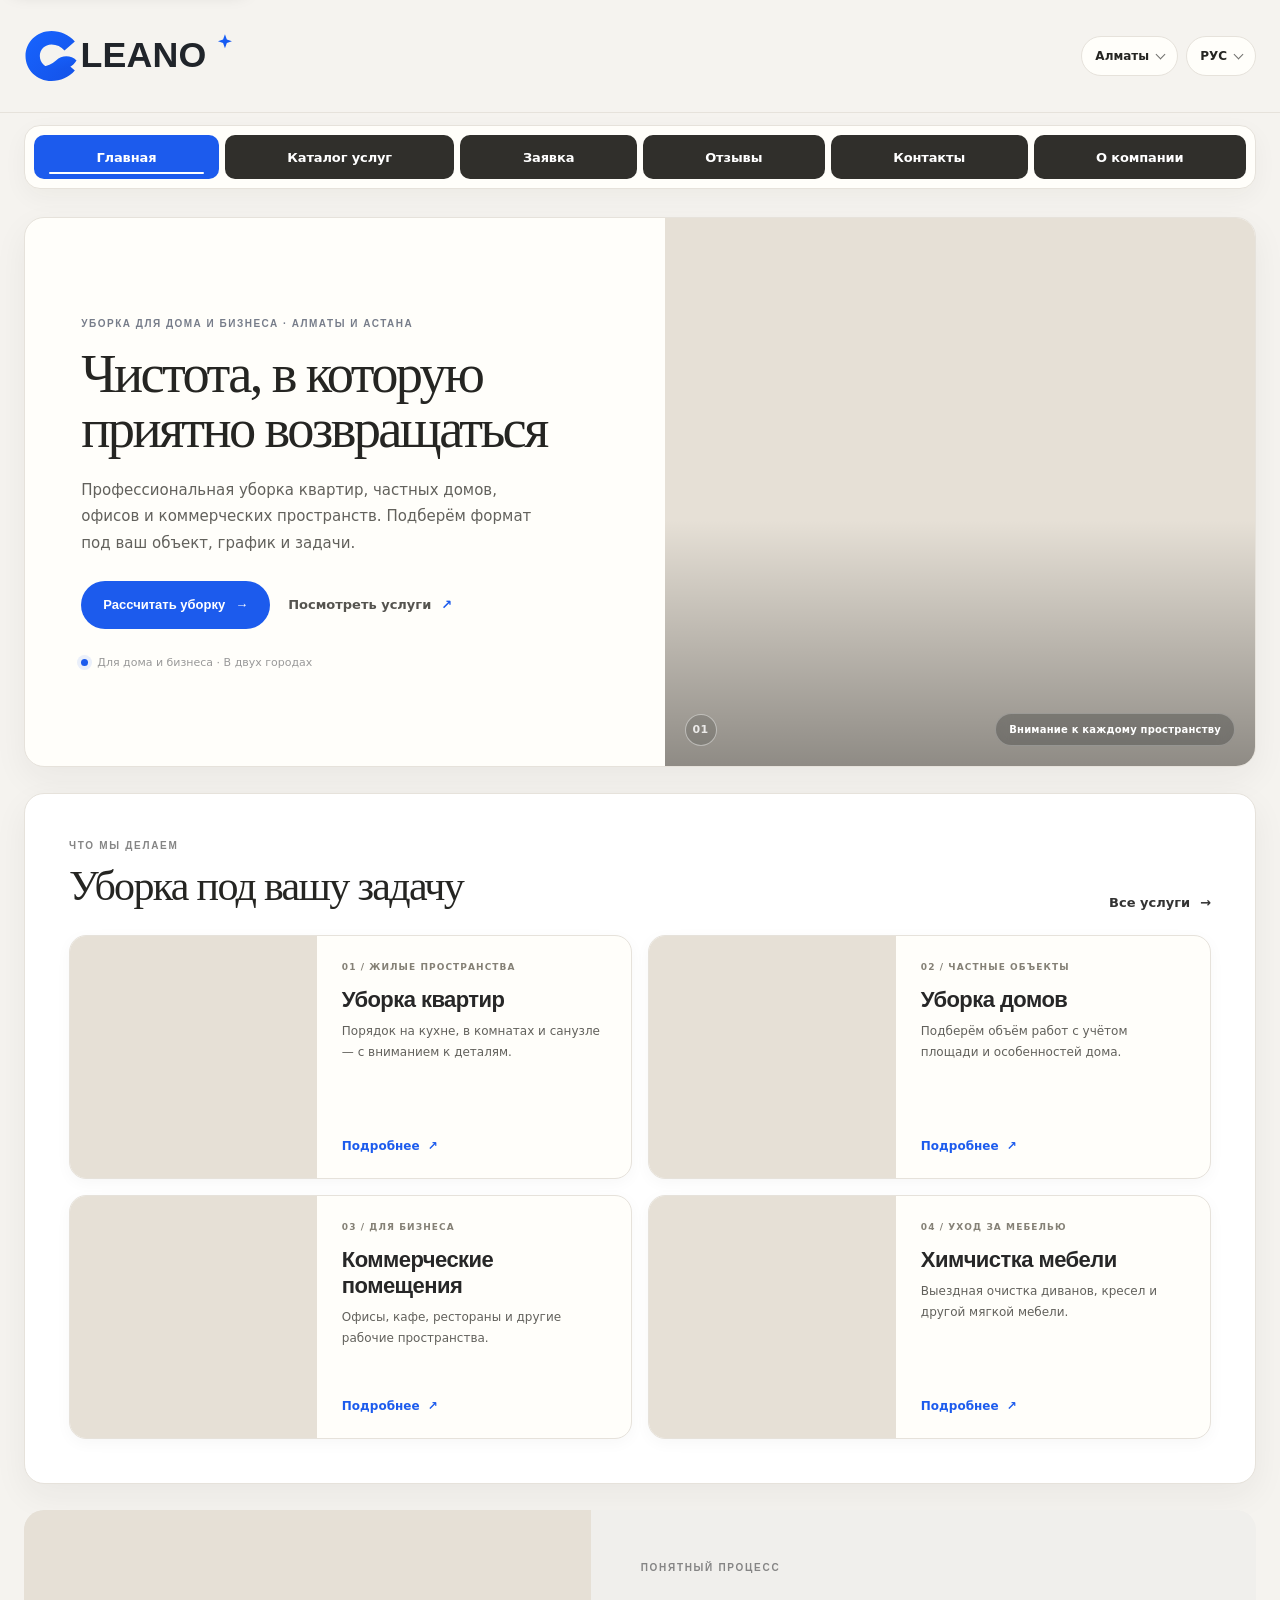
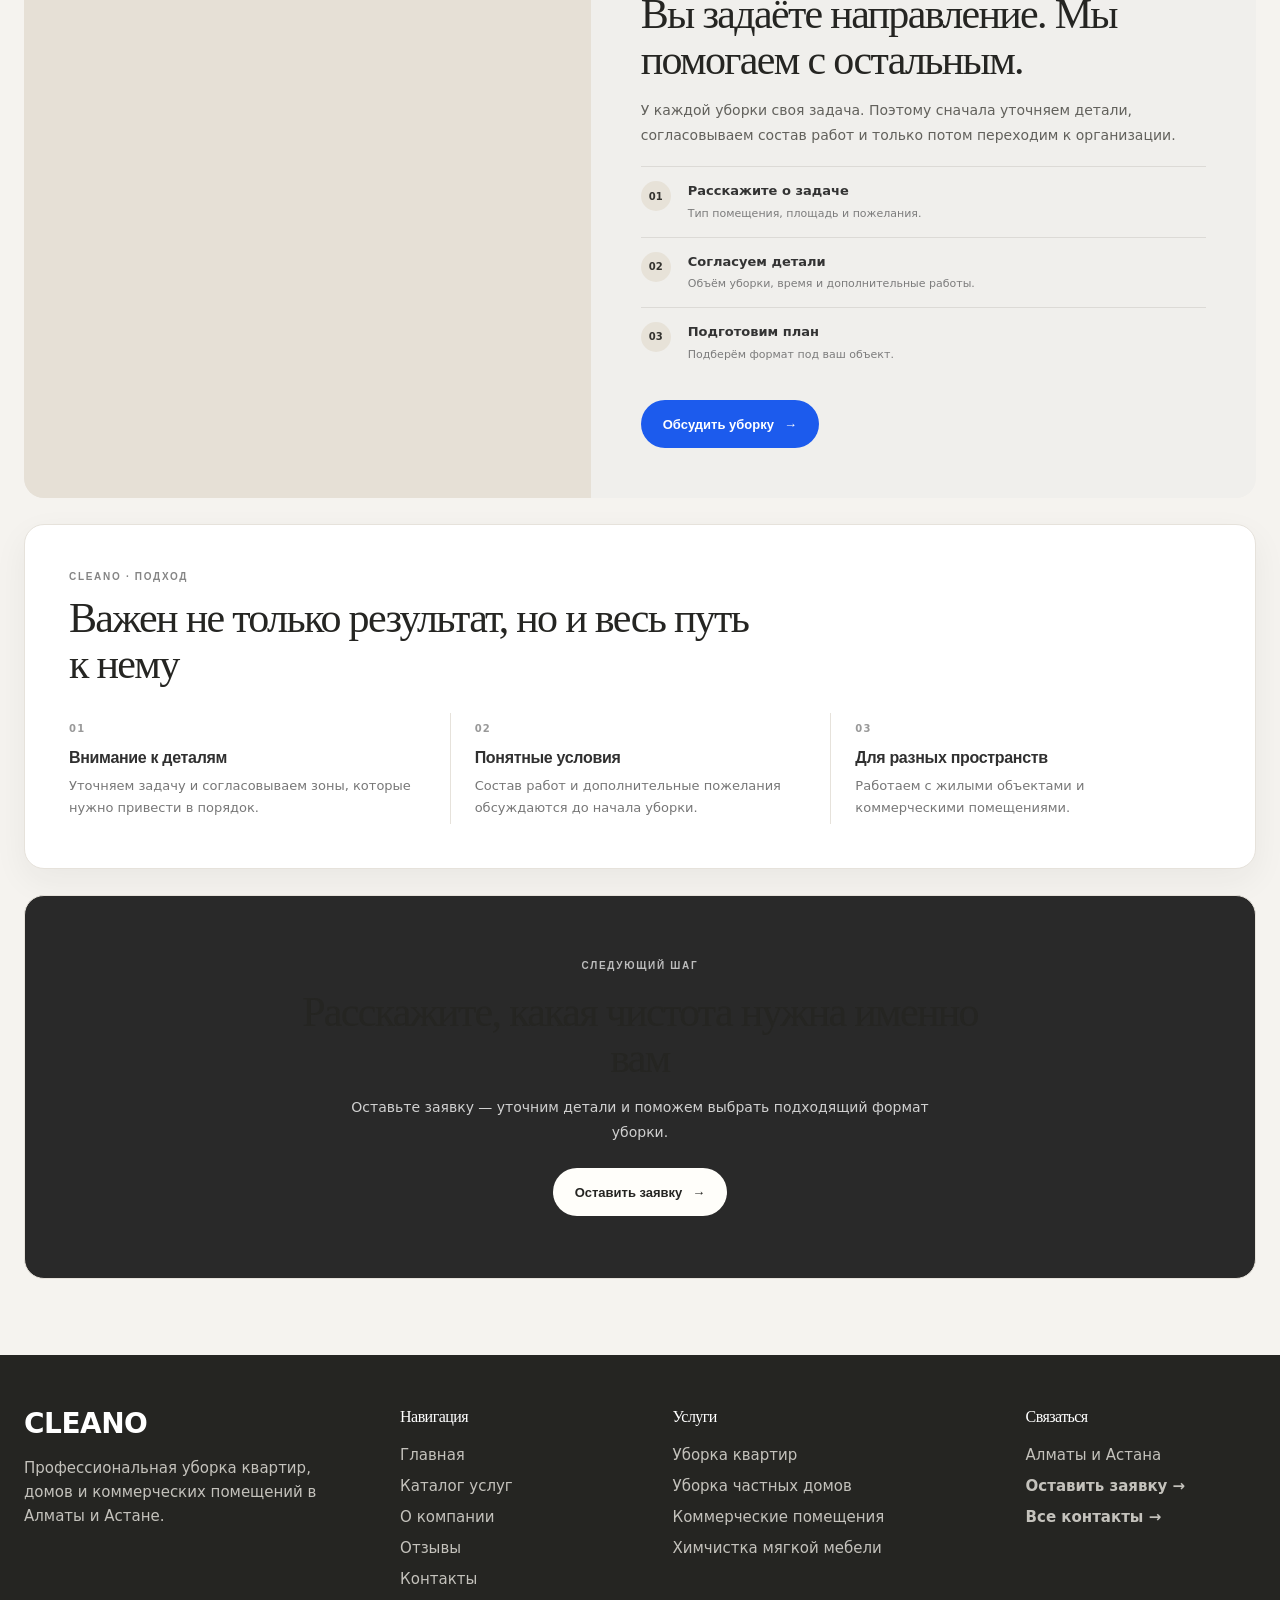
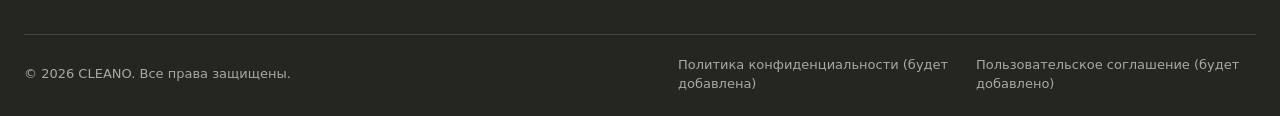
<file: index.html>
<!doctype html>
<html lang="ru">
<head>
  <meta charset="UTF-8">
  <meta name="viewport" content="width=device-width, initial-scale=1.0">
  <title>CLEANO — уборка квартир, домов и коммерческих помещений</title>
  <meta name="description" content="Уборка квартир, частных домов и коммерческих помещений в Алматы и Астане. Подберите формат уборки и оставьте заявку в CLEANO.">
  <link rel="canonical" href="https://cleano-kz.vercel.app/">
  <meta property="og:type" content="website">
  <meta property="og:locale" content="ru_RU">
  <meta property="og:site_name" content="CLEANO">
  <meta property="og:title" content="CLEANO — уборка квартир, домов и коммерческих помещений">
  <meta property="og:description" content="Уборка квартир, частных домов и коммерческих помещений в Алматы и Астане. Подберите формат уборки и оставьте заявку в CLEANO.">
  <meta property="og:url" content="https://cleano-kz.vercel.app/">
  <link rel="icon" href="assets/cleano-favicon.svg" type="image/svg+xml" sizes="any">
  <link rel="stylesheet" href="css/style.css?v=2">
  <link rel="stylesheet" href="css/home.css?v=2">
</head>
<body>
  <a class="skip-link" href="#main-content">Перейти к содержимому</a>
  <header class="site-header" data-city="almaty">
    <div class="header-overlay">
      <a class="logo" href="index.html" aria-label="CLEANO"><img src="assets/cleano-logo.svg?v=2" alt="CLEANO"></a>
      <div class="header-controls">
        <div class="city-picker">
          <button class="city-button" type="button" aria-expanded="false" aria-haspopup="listbox">Алматы</button>
          <div class="city-menu" role="listbox" aria-hidden="true">
            <button type="button" role="option" data-city="Алматы">Алматы</button>
            <button type="button" role="option" data-city="Астана">Астана</button>
          </div>
        </div>
        <div class="language-picker">
          <button class="language-button" type="button" aria-expanded="false" aria-haspopup="listbox">РУС</button>
          <div class="language-menu" role="listbox" aria-hidden="true">
            <button type="button" role="option" data-language="РУС">РУС</button>
            <button type="button" role="option" data-language="КАЗ">КАЗ</button>
            <button type="button" role="option" data-language="ENG">ENG</button>
          </div>
        </div>
      </div>
    </div>
  </header>
  <nav class="navigation" aria-label="Основная навигация">
    <a href="index.html">Главная</a>
    <a href="services.html">Каталог услуг</a>
    <a href="request.html">Заявка</a>
    <a href="reviews.html">Отзывы</a>
    <a href="contacts.html">Контакты</a>
    <a href="about.html">О компании</a>
  </nav>
  <main id="main-content" class="main-content home-page">
    <section class="home-hero">
      <div class="home-hero-copy">
        <span class="home-eyebrow">УБОРКА ДЛЯ ДОМА И БИЗНЕСА · АЛМАТЫ И АСТАНА</span>
        <h1>Чистота, в которую приятно возвращаться</h1>
        <p>Профессиональная уборка квартир, частных домов, офисов и коммерческих пространств. Подберём формат под ваш объект, график и задачи.</p>
        <div class="home-hero-actions">
          <a class="home-button" href="request.html">Рассчитать уборку <span aria-hidden="true">→</span></a>
          <a class="home-text-link" href="services.html">Посмотреть услуги <span aria-hidden="true">↗</span></a>
        </div>
        <div class="home-hero-meta"><span class="home-meta-mark"></span> Для дома и бизнеса · В двух городах</div>
      </div>
      <div class="home-hero-image" role="img" aria-label="Специалист по уборке CLEANO за работой">
        <div class="home-image-caption"><span>01</span><span>Внимание к каждому пространству</span></div>
      </div>
    </section>

    <section class="home-services-section">
      <div class="home-section-heading">
        <div><span class="home-eyebrow">ЧТО МЫ ДЕЛАЕМ</span><h2>Уборка под вашу задачу</h2></div>
        <a class="home-text-link" href="services.html">Все услуги <span aria-hidden="true">→</span></a>
      </div>
      <div class="home-service-grid">
        <a class="home-service-card" href="services.html">
          <div class="home-service-image home-service-apartment" role="img" aria-label="Светлая гостиная"></div>
          <div class="home-service-card-copy"><span>01 / ЖИЛЫЕ ПРОСТРАНСТВА</span><h3>Уборка квартир</h3><p>Порядок на кухне, в комнатах и санузле — с вниманием к деталям.</p><b>Подробнее <span aria-hidden="true">↗</span></b></div>
        </a>
        <a class="home-service-card" href="services.html">
          <div class="home-service-image home-service-house" role="img" aria-label="Интерьер частного дома"></div>
          <div class="home-service-card-copy"><span>02 / ЧАСТНЫЕ ОБЪЕКТЫ</span><h3>Уборка домов</h3><p>Подберём объём работ с учётом площади и особенностей дома.</p><b>Подробнее <span aria-hidden="true">↗</span></b></div>
        </a>
        <a class="home-service-card" href="services.html">
          <div class="home-service-image home-service-commercial" role="img" aria-label="Современное офисное пространство"></div>
          <div class="home-service-card-copy"><span>03 / ДЛЯ БИЗНЕСА</span><h3>Коммерческие помещения</h3><p>Офисы, кафе, рестораны и другие рабочие пространства.</p><b>Подробнее <span aria-hidden="true">↗</span></b></div>
        </a>
        <a class="home-service-card" href="services.html">
          <div class="home-service-image home-service-furniture" role="img" aria-label="Мягкая мебель в гостиной"></div>
          <div class="home-service-card-copy"><span>04 / УХОД ЗА МЕБЕЛЬЮ</span><h3>Химчистка мебели</h3><p>Выездная очистка диванов, кресел и другой мягкой мебели.</p><b>Подробнее <span aria-hidden="true">↗</span></b></div>
        </a>
      </div>
    </section>

    <section class="home-approach">
      <div class="home-approach-image" role="img" aria-label="Детали аккуратного домашнего интерьера"></div>
      <div class="home-approach-copy">
        <span class="home-eyebrow">ПОНЯТНЫЙ ПРОЦЕСС</span>
        <h2>Вы задаёте направление. Мы помогаем с остальным.</h2>
        <p>У каждой уборки своя задача. Поэтому сначала уточняем детали, согласовываем состав работ и только потом переходим к организации.</p>
        <div class="home-steps">
          <div><span>01</span><p><strong>Расскажите о задаче</strong><small>Тип помещения, площадь и пожелания.</small></p></div>
          <div><span>02</span><p><strong>Согласуем детали</strong><small>Объём уборки, время и дополнительные работы.</small></p></div>
          <div><span>03</span><p><strong>Подготовим план</strong><small>Подберём формат под ваш объект.</small></p></div>
        </div>
        <a class="home-button" href="request.html">Обсудить уборку <span aria-hidden="true">→</span></a>
      </div>
    </section>

    <section class="home-trust-section">
      <div class="home-trust-heading"><span class="home-eyebrow">CLEANO · ПОДХОД</span><h2>Важен не только результат, но и весь путь к нему</h2></div>
      <div class="home-trust-grid">
        <article><span>01</span><h3>Внимание к деталям</h3><p>Уточняем задачу и согласовываем зоны, которые нужно привести в порядок.</p></article>
        <article><span>02</span><h3>Понятные условия</h3><p>Состав работ и дополнительные пожелания обсуждаются до начала уборки.</p></article>
        <article><span>03</span><h3>Для разных пространств</h3><p>Работаем с жилыми объектами и коммерческими помещениями.</p></article>
      </div>
    </section>

    <section class="home-final-cta">
      <span class="home-eyebrow">СЛЕДУЮЩИЙ ШАГ</span>
      <h2>Расскажите, какая чистота нужна именно вам</h2>
      <p>Оставьте заявку — уточним детали и поможем выбрать подходящий формат уборки.</p>
      <a class="home-button home-button-light" href="request.html">Оставить заявку <span aria-hidden="true">→</span></a>
    </section>
  </main>
  <footer class="site-footer">
    <div class="footer-inner">
      <div class="footer-main">
        <div class="footer-brand">
          <a class="footer-logo" href="index.html" aria-label="CLEANO">CLEANO</a>
          <p>Профессиональная уборка квартир, домов и коммерческих помещений в Алматы и Астане.</p>
        </div>
        <div class="footer-column">
          <h2>Навигация</h2>
          <a href="index.html">Главная</a>
          <a href="services.html">Каталог услуг</a>
          <a href="about.html">О компании</a>
          <a href="reviews.html">Отзывы</a>
          <a href="contacts.html">Контакты</a>
        </div>
        <div class="footer-column">
          <h2>Услуги</h2>
          <a href="services.html">Уборка квартир</a>
          <a href="services.html">Уборка частных домов</a>
          <a href="services.html">Коммерческие помещения</a>
          <a href="services.html">Химчистка мягкой мебели</a>
        </div>
        <div class="footer-column footer-contact">
          <h2>Связаться</h2>
          <span>Алматы и Астана</span>
          <a href="request.html">Оставить заявку →</a>
          <a href="contacts.html">Все контакты →</a>
        </div>
      </div>
      <div class="footer-bottom">
        <span>© 2026 CLEANO. Все права защищены.</span>
        <div class="footer-legal">
          <span title="Документ будет подготовлен перед реальным запуском">Политика конфиденциальности (будет добавлена)</span>
          <span title="Документ будет подготовлен перед реальным запуском">Пользовательское соглашение (будет добавлено)</span>
        </div>
      </div>
    </div>
  </footer>
  <script src="js/script.js?v=4"></script>
</body>
</html>
</file>
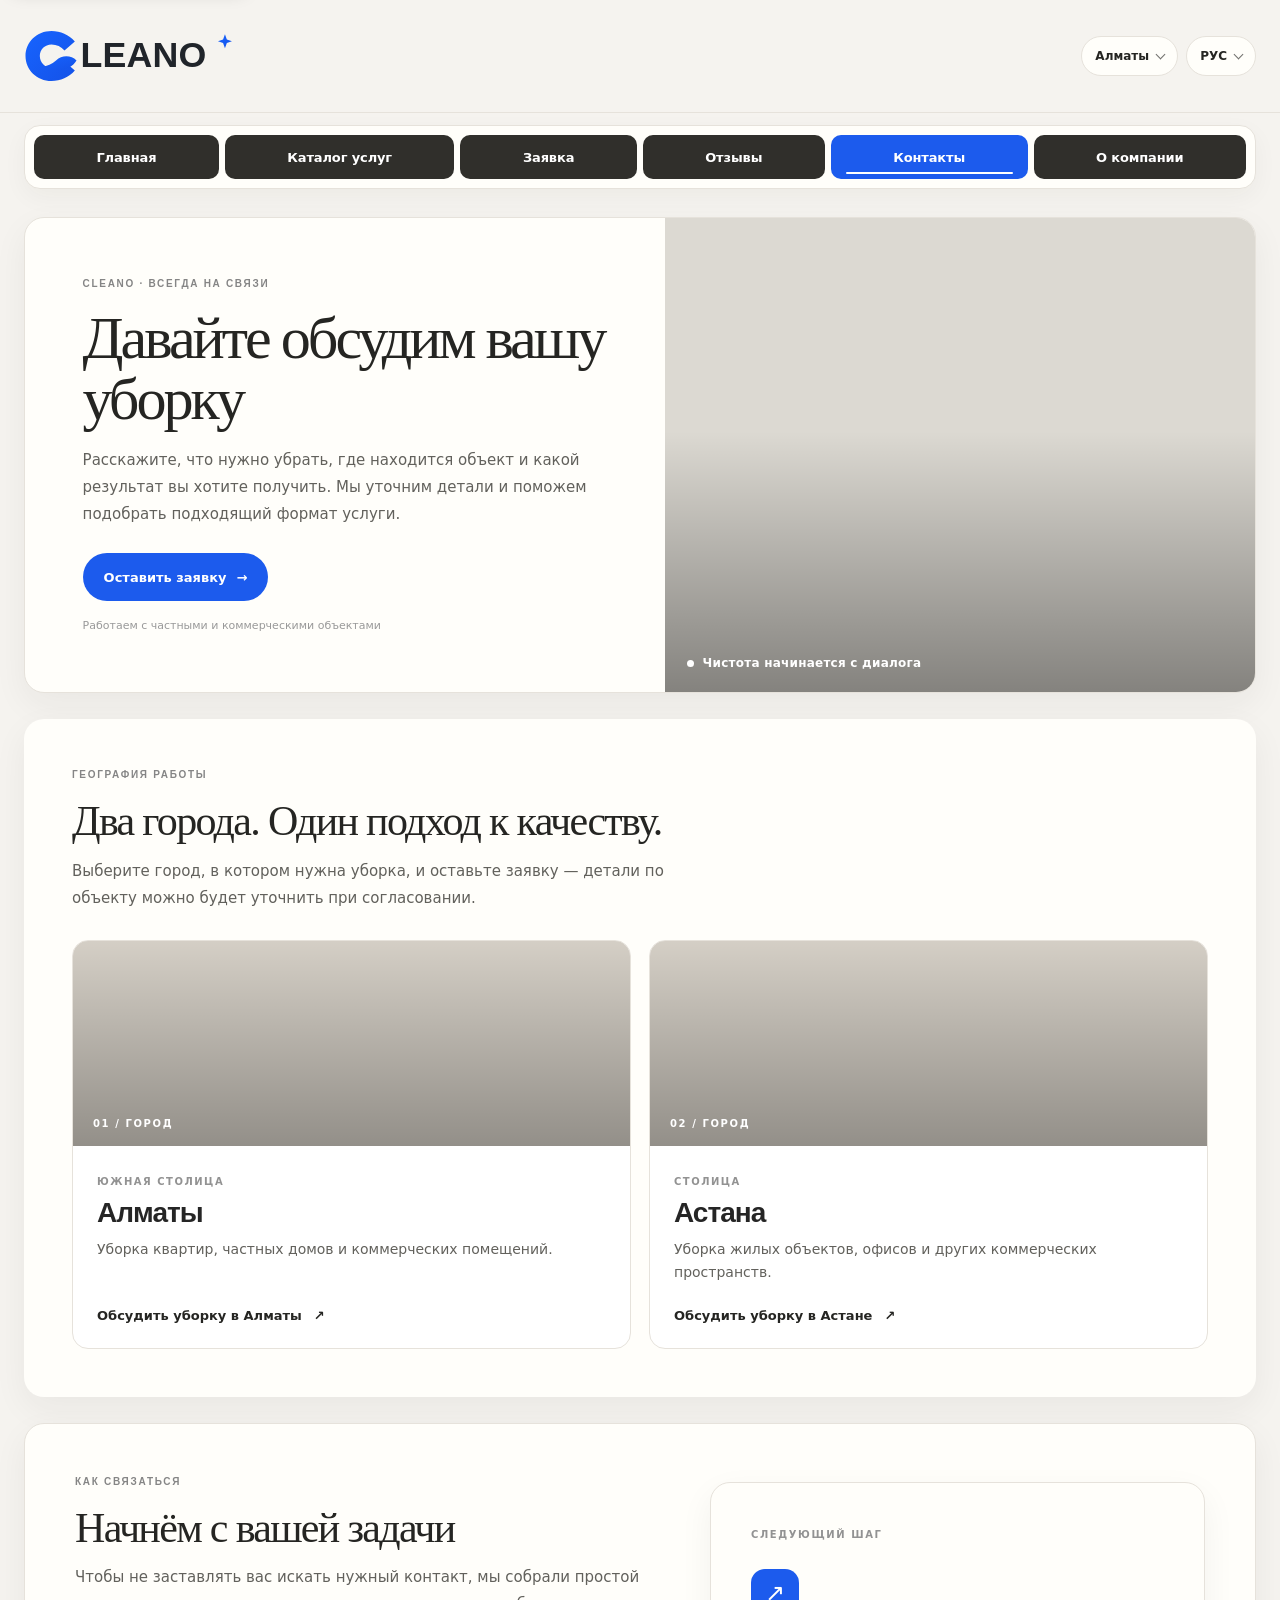
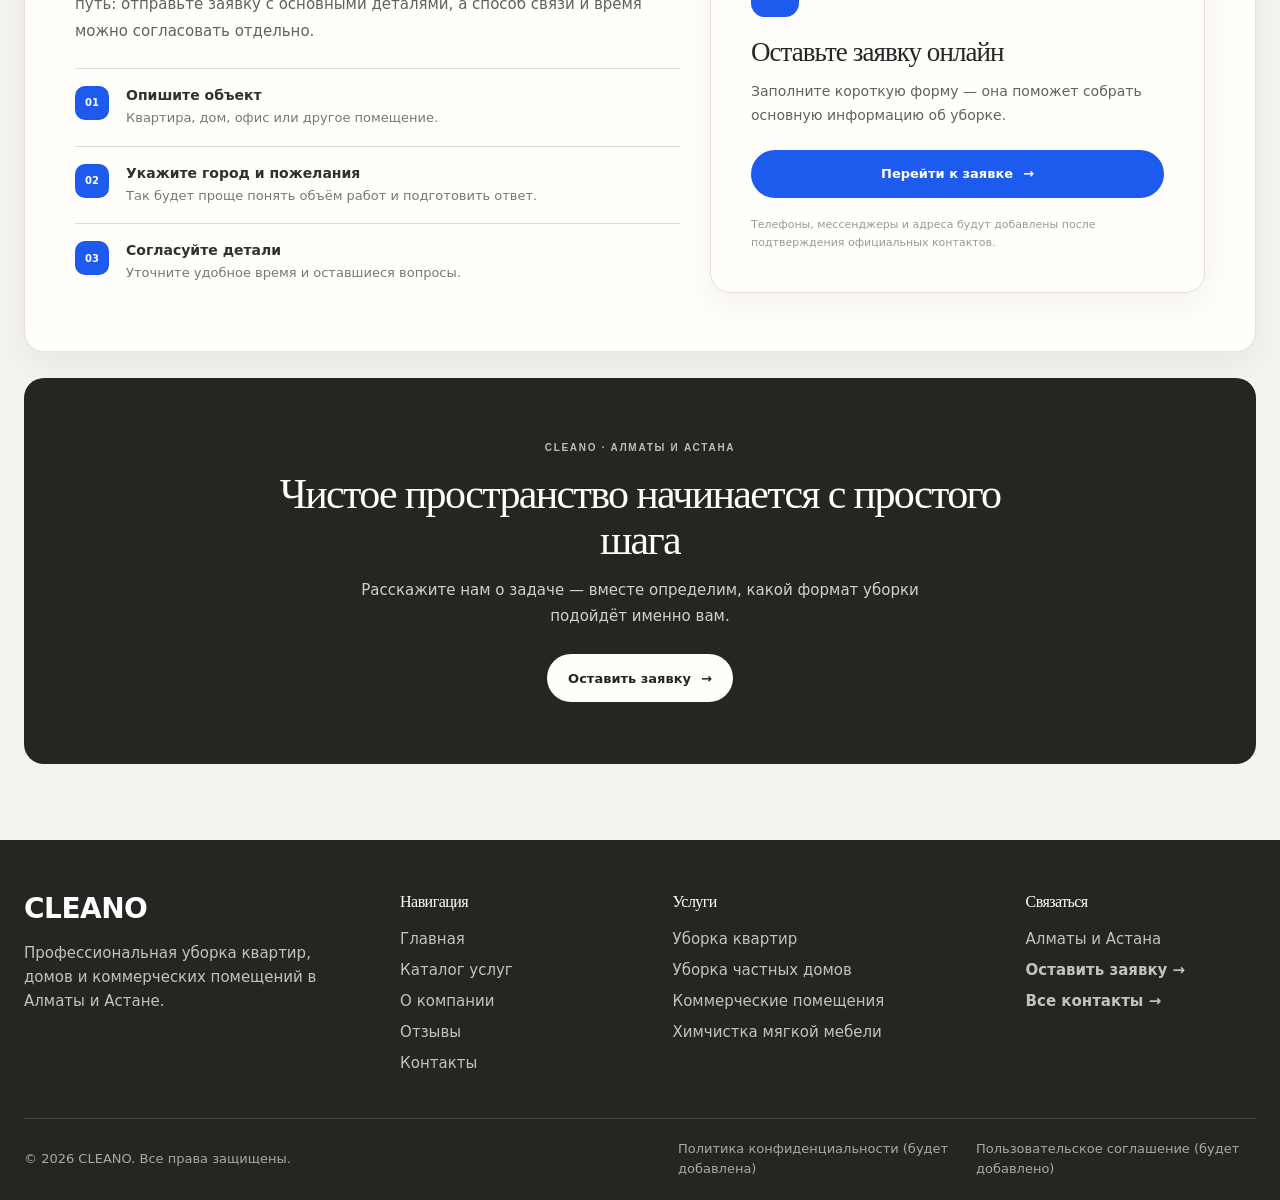
<file: contacts.html>
<!doctype html>
<html lang="ru">
<head>
  <meta charset="UTF-8">
  <meta name="viewport" content="width=device-width, initial-scale=1.0">
  <title>CLEANO — Контакты</title>
  <meta name="description" content="Свяжитесь с CLEANO по вопросам уборки квартир, домов и коммерческих помещений в Алматы и Астане.">
  <link rel="canonical" href="https://cleano-kz.vercel.app/contacts.html">
  <meta property="og:type" content="website">
  <meta property="og:locale" content="ru_RU">
  <meta property="og:site_name" content="CLEANO">
  <meta property="og:title" content="CLEANO — Контакты">
  <meta property="og:description" content="Свяжитесь с CLEANO по вопросам уборки квартир, домов и коммерческих помещений в Алматы и Астане.">
  <meta property="og:url" content="https://cleano-kz.vercel.app/contacts.html">
  <link rel="icon" href="assets/cleano-favicon.svg" type="image/svg+xml" sizes="any">
  <link rel="stylesheet" href="css/style.css?v=2">
  <link rel="stylesheet" href="css/contacts.css?v=2">
</head>
<body>
  <a class="skip-link" href="#main-content">Перейти к содержимому</a>
  <header class="site-header" data-city="almaty">
    <div class="header-overlay">
      <a class="logo" href="index.html" aria-label="CLEANO"><img src="assets/cleano-logo.svg?v=2" alt="CLEANO"></a>
      <div class="header-controls">
        <div class="city-picker">
          <button class="city-button" type="button" aria-expanded="false" aria-haspopup="listbox">Алматы</button>
          <div class="city-menu" role="listbox" aria-hidden="true">
            <button type="button" role="option" data-city="Алматы">Алматы</button>
            <button type="button" role="option" data-city="Астана">Астана</button>
          </div>
        </div>
        <div class="language-picker">
          <button class="language-button" type="button" aria-expanded="false" aria-haspopup="listbox">РУС</button>
          <div class="language-menu" role="listbox" aria-hidden="true">
            <button type="button" role="option" data-language="РУС">РУС</button>
            <button type="button" role="option" data-language="КАЗ">КАЗ</button>
            <button type="button" role="option" data-language="ENG">ENG</button>
          </div>
        </div>
      </div>
    </div>
  </header>
  <nav class="navigation" aria-label="Основная навигация">
    <a href="index.html">Главная</a>
    <a href="services.html">Каталог услуг</a>
    <a href="request.html">Заявка</a>
    <a href="reviews.html">Отзывы</a>
    <a class="active" href="contacts.html" aria-current="page">Контакты</a>
    <a href="about.html">О компании</a>
  </nav>
  <main id="main-content" class="main-content contacts-page">
    <section class="contacts-hero">
      <div class="contacts-hero-copy">
        <span class="contacts-eyebrow">CLEANO · ВСЕГДА НА СВЯЗИ</span>
        <h1>Давайте обсудим вашу уборку</h1>
        <p>Расскажите, что нужно убрать, где находится объект и какой результат вы хотите получить. Мы уточним детали и поможем подобрать подходящий формат услуги.</p>
        <a class="contacts-button" href="request.html">Оставить заявку <span aria-hidden="true">→</span></a>
        <span class="contacts-hero-note">Работаем с частными и коммерческими объектами</span>
      </div>
      <div class="contacts-hero-visual" role="img" aria-label="Светлая уютная гостиная">
        <div class="contacts-visual-caption"><span class="contacts-visual-dot"></span> Чистота начинается с диалога</div>
      </div>
    </section>

    <section class="contacts-city-section">
      <div class="contacts-section-heading">
        <span class="contacts-eyebrow">ГЕОГРАФИЯ РАБОТЫ</span>
        <h2>Два города. Один подход к качеству.</h2>
        <p>Выберите город, в котором нужна уборка, и оставьте заявку — детали по объекту можно будет уточнить при согласовании.</p>
      </div>
      <div class="contacts-city-grid">
        <article class="contacts-city-card">
          <div class="contacts-city-image contacts-city-almaty" role="img" aria-label="Горный пейзаж Алматы"><span>01 / ГОРОД</span></div>
          <div class="contacts-city-content">
            <span class="contacts-city-tag">ЮЖНАЯ СТОЛИЦА</span>
            <h3>Алматы</h3>
            <p>Уборка квартир, частных домов и коммерческих помещений.</p>
            <a href="request.html" class="contacts-text-link">Обсудить уборку в Алматы <span aria-hidden="true">↗</span></a>
          </div>
        </article>
        <article class="contacts-city-card">
          <div class="contacts-city-image contacts-city-astana" role="img" aria-label="Современная архитектура Астаны"><span>02 / ГОРОД</span></div>
          <div class="contacts-city-content">
            <span class="contacts-city-tag">СТОЛИЦА</span>
            <h3>Астана</h3>
            <p>Уборка жилых объектов, офисов и других коммерческих пространств.</p>
            <a href="request.html" class="contacts-text-link">Обсудить уборку в Астане <span aria-hidden="true">↗</span></a>
          </div>
        </article>
      </div>
    </section>

    <section class="contacts-connect">
      <div class="contacts-connect-copy">
        <span class="contacts-eyebrow">КАК СВЯЗАТЬСЯ</span>
        <h2>Начнём с вашей задачи</h2>
        <p>Чтобы не заставлять вас искать нужный контакт, мы собрали простой путь: отправьте заявку с основными деталями, а способ связи и время можно согласовать отдельно.</p>
        <div class="contacts-contact-row"><span class="contacts-contact-icon" aria-hidden="true">01</span><div><strong>Опишите объект</strong><p>Квартира, дом, офис или другое помещение.</p></div></div>
        <div class="contacts-contact-row"><span class="contacts-contact-icon" aria-hidden="true">02</span><div><strong>Укажите город и пожелания</strong><p>Так будет проще понять объём работ и подготовить ответ.</p></div></div>
        <div class="contacts-contact-row"><span class="contacts-contact-icon" aria-hidden="true">03</span><div><strong>Согласуйте детали</strong><p>Уточните удобное время и оставшиеся вопросы.</p></div></div>
      </div>
      <aside class="contacts-request-card">
        <span class="contacts-card-kicker">СЛЕДУЮЩИЙ ШАГ</span>
        <div class="contacts-card-icon" aria-hidden="true">↗</div>
        <h3>Оставьте заявку онлайн</h3>
        <p>Заполните короткую форму — она поможет собрать основную информацию об уборке.</p>
        <a class="contacts-button contacts-button-dark" href="request.html">Перейти к заявке <span aria-hidden="true">→</span></a>
        <span class="contacts-card-footnote">Телефоны, мессенджеры и адреса будут добавлены после подтверждения официальных контактов.</span>
      </aside>
    </section>

    <section class="contacts-bottom-cta">
      <span class="contacts-eyebrow">CLEANO · АЛМАТЫ И АСТАНА</span>
      <h2>Чистое пространство начинается с простого шага</h2>
      <p>Расскажите нам о задаче — вместе определим, какой формат уборки подойдёт именно вам.</p>
      <a class="contacts-button contacts-button-light" href="request.html">Оставить заявку <span aria-hidden="true">→</span></a>
    </section>
  </main>
  <footer class="site-footer">
    <div class="footer-inner">
      <div class="footer-main">
        <div class="footer-brand">
          <a class="footer-logo" href="index.html" aria-label="CLEANO">CLEANO</a>
          <p>Профессиональная уборка квартир, домов и коммерческих помещений в Алматы и Астане.</p>
        </div>
        <div class="footer-column">
          <h2>Навигация</h2>
          <a href="index.html">Главная</a>
          <a href="services.html">Каталог услуг</a>
          <a href="about.html">О компании</a>
          <a href="reviews.html">Отзывы</a>
          <a href="contacts.html" aria-current="page">Контакты</a>
        </div>
        <div class="footer-column">
          <h2>Услуги</h2>
          <a href="services.html">Уборка квартир</a>
          <a href="services.html">Уборка частных домов</a>
          <a href="services.html">Коммерческие помещения</a>
          <a href="services.html">Химчистка мягкой мебели</a>
        </div>
        <div class="footer-column footer-contact">
          <h2>Связаться</h2>
          <span>Алматы и Астана</span>
          <a href="request.html">Оставить заявку →</a>
          <a href="contacts.html">Все контакты →</a>
        </div>
      </div>
      <div class="footer-bottom">
        <span>© 2026 CLEANO. Все права защищены.</span>
        <div class="footer-legal">
          <span title="Документ будет подготовлен перед реальным запуском">Политика конфиденциальности (будет добавлена)</span>
          <span title="Документ будет подготовлен перед реальным запуском">Пользовательское соглашение (будет добавлено)</span>
        </div>
      </div>
    </div>
  </footer>
  <script src="js/script.js?v=4"></script>
</body>
</html>
</file>
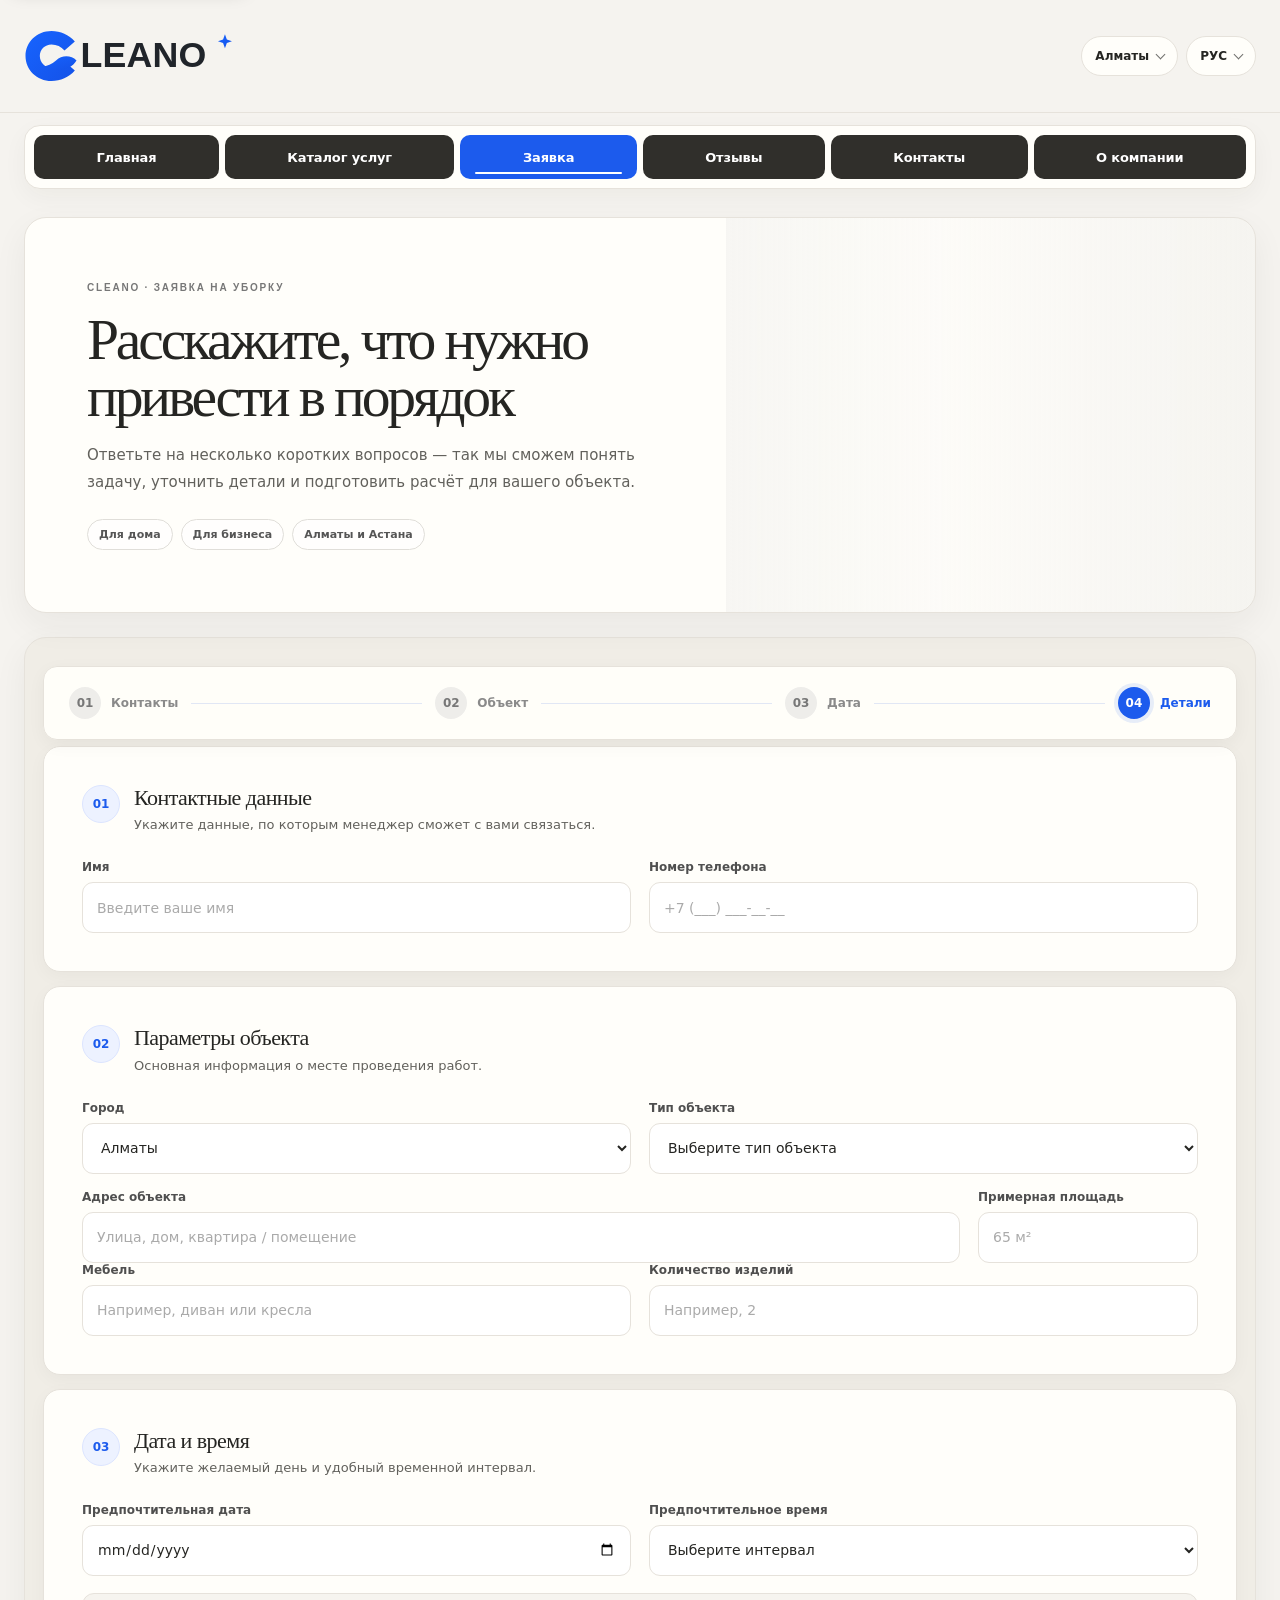
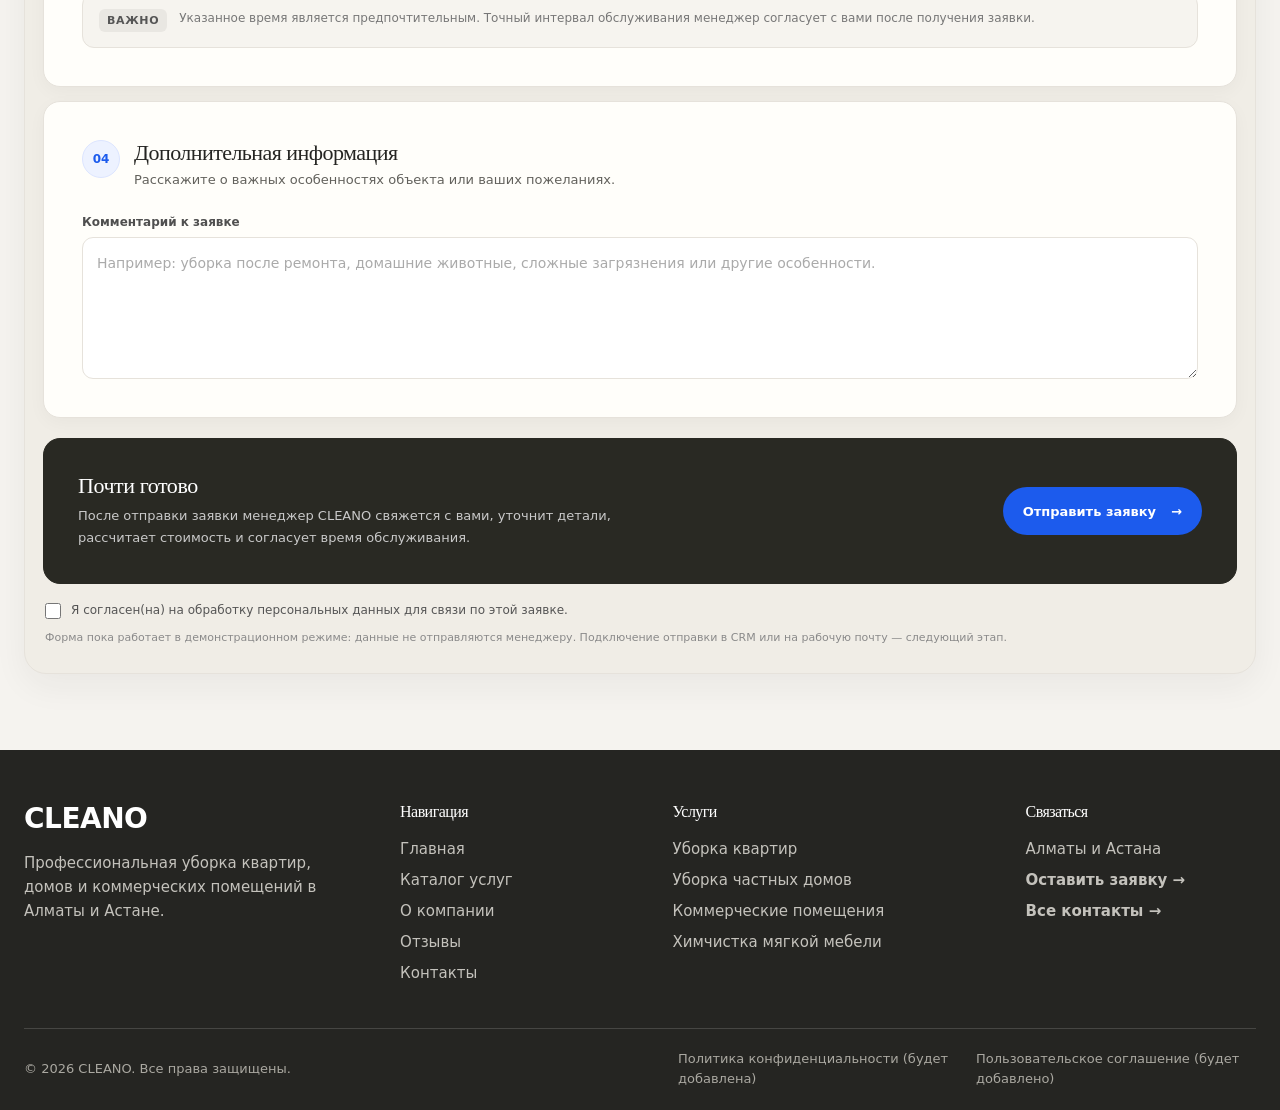
<file: request.html>
<!doctype html>
<html lang="ru">
<head>
  <meta charset="UTF-8">
  <meta name="viewport" content="width=device-width, initial-scale=1.0">
  <title>CLEANO — Заявка на уборку</title>
  <meta name="description" content="Оставьте заявку на профессиональную уборку в Алматы и Астане.">
  <link rel="canonical" href="https://cleano-kz.vercel.app/request.html">
  <meta property="og:type" content="website">
  <meta property="og:locale" content="ru_RU">
  <meta property="og:site_name" content="CLEANO">
  <meta property="og:title" content="CLEANO — Заявка на уборку">
  <meta property="og:description" content="Оставьте заявку на профессиональную уборку в Алматы и Астане.">
  <meta property="og:url" content="https://cleano-kz.vercel.app/request.html">
  <link rel="icon" href="assets/cleano-favicon.svg" type="image/svg+xml" sizes="any">
  <link rel="stylesheet" href="css/style.css?v=2">
  <link rel="stylesheet" href="css/request.css?v=2">
</head>
<body>
  <a class="skip-link" href="#main-content">Перейти к содержимому</a>
  <header class="site-header" data-city="almaty">
    <div class="header-overlay">
      <a class="logo" href="index.html" aria-label="CLEANO"><img src="assets/cleano-logo.svg?v=2" alt="CLEANO"></a>
      <div class="header-controls">
        <div class="city-picker">
          <button class="city-button" type="button" aria-expanded="false" aria-haspopup="listbox">Алматы</button>
          <div class="city-menu" role="listbox" aria-hidden="true">
            <button type="button" role="option" data-city="Алматы">Алматы</button>
            <button type="button" role="option" data-city="Астана">Астана</button>
          </div>
        </div>
        <div class="language-picker">
          <button class="language-button" type="button" aria-expanded="false" aria-haspopup="listbox">РУС</button>
          <div class="language-menu" role="listbox" aria-hidden="true">
            <button type="button" role="option" data-language="РУС">РУС</button>
            <button type="button" role="option" data-language="КАЗ">КАЗ</button>
            <button type="button" role="option" data-language="ENG">ENG</button>
          </div>
        </div>
      </div>
    </div>
  </header>
  <nav class="navigation" aria-label="Основная навигация">
    <a href="index.html">Главная</a>
    <a href="services.html">Каталог услуг</a>
    <a href="request.html">Заявка</a>
    <a href="reviews.html">Отзывы</a>
    <a href="contacts.html">Контакты</a>
    <a href="about.html">О компании</a>
  </nav>
  <main id="main-content" class="main-content request-page">
    <section class="request-intro">
      <div class="request-intro-copy">
        <span class="request-eyebrow">CLEANO · ЗАЯВКА НА УБОРКУ</span>
        <h1>Расскажите, что нужно привести в порядок</h1>
        <p>Ответьте на несколько коротких вопросов — так мы сможем понять задачу, уточнить детали и подготовить расчёт для вашего объекта.</p>
        <div class="request-intro-tags"><span>Для дома</span><span>Для бизнеса</span><span>Алматы и Астана</span></div>
      </div>
    </section>

    <section class="request-card request-card-modern">
      <form class="request-form request-form-modern" action="#" method="post">
        <nav class="request-progress" aria-label="Этапы заявки">
          <button class="request-progress-item is-active" type="button" data-scroll-target="request-step-1"><span>01</span><strong>Контакты</strong></button>
          <div class="request-progress-line"></div>
          <button class="request-progress-item" type="button" data-scroll-target="request-step-2"><span>02</span><strong>Объект</strong></button>
          <div class="request-progress-line"></div>
          <button class="request-progress-item" type="button" data-scroll-target="request-step-3"><span>03</span><strong>Дата</strong></button>
          <div class="request-progress-line"></div>
          <button class="request-progress-item" type="button" data-scroll-target="request-step-4"><span>04</span><strong>Детали</strong></button>
        </nav>

        <section class="request-modern-section" id="request-step-1">
          <div class="request-modern-heading">
            <span class="request-modern-number">01</span>
            <div>
              <h2>Контактные данные</h2>
              <p>Укажите данные, по которым менеджер сможет с вами связаться.</p>
            </div>
          </div>
          <div class="request-modern-fields two">
            <label class="request-modern-field">
              <span>Имя</span>
              <input type="text" name="name" placeholder="Введите ваше имя" required autocomplete="name">
            </label>
            <label class="request-modern-field">
              <span>Номер телефона</span>
              <input type="tel" name="phone" placeholder="+7 (___) ___-__-__" required autocomplete="tel">
            </label>
          </div>
        </section>

        <section class="request-modern-section" id="request-step-2">
          <div class="request-modern-heading">
            <span class="request-modern-number">02</span>
            <div>
              <h2>Параметры объекта</h2>
              <p>Основная информация о месте проведения работ.</p>
            </div>
          </div>
          <div class="request-modern-fields two">
            <label class="request-modern-field">
              <span>Город</span>
              <select name="city" required>
                <option value="almaty">Алматы</option>
                <option value="astana">Астана</option>
              </select>
            </label>
            <label class="request-modern-field">
              <span>Тип объекта</span>
              <select name="property" id="property-type" required>
                <option value="">Выберите тип объекта</option>
                <option>Квартира</option>
                <option>Частный дом / коттедж</option>
                <option>Офис</option>
                <option>Кафе / ресторан</option>
                <option>Магазин</option>
                <option>Мягкая мебель</option>
                <option>Другое</option>
              </select>
            </label>
          </div>

          <div class="request-modern-fields address-row">
            <label class="request-modern-field">
              <span>Адрес объекта</span>
              <input type="text" name="address" placeholder="Улица, дом, квартира / помещение" required autocomplete="street-address">
            </label>
            <label class="request-modern-field area-field-modern" id="area-field">
              <span>Примерная площадь</span>
              <input type="number" name="area" min="1" placeholder="65 м²" required>
            </label>
          </div>

          <div class="request-modern-fields two" id="furniture-fields" hidden>
            <label class="request-modern-field">
              <span>Мебель</span>
              <input type="text" name="furniture" placeholder="Например, диван или кресла">
            </label>
            <label class="request-modern-field">
              <span>Количество изделий</span>
              <input type="number" name="furniture_count" min="1" placeholder="Например, 2">
            </label>
          </div>
        </section>

        <section class="request-modern-section" id="request-step-3">
          <div class="request-modern-heading">
            <span class="request-modern-number">03</span>
            <div>
              <h2>Дата и время</h2>
              <p>Укажите желаемый день и удобный временной интервал.</p>
            </div>
          </div>
          <div class="request-modern-fields two">
            <label class="request-modern-field">
              <span>Предпочтительная дата</span>
              <input type="date" name="date" required>
            </label>
            <label class="request-modern-field">
              <span>Предпочтительное время</span>
              <select name="time" required>
                <option value="">Выберите интервал</option>
                <option>09:00–12:00</option>
                <option>12:00–15:00</option>
                <option>15:00–18:00</option>
                <option>18:00–21:00</option>
              </select>
            </label>
          </div>
          <div class="request-modern-note">
            <span>Важно</span>
            <p>Указанное время является предпочтительным. Точный интервал обслуживания менеджер согласует с вами после получения заявки.</p>
          </div>
        </section>

        <section class="request-modern-section" id="request-step-4">
          <div class="request-modern-heading">
            <span class="request-modern-number">04</span>
            <div>
              <h2>Дополнительная информация</h2>
              <p>Расскажите о важных особенностях объекта или ваших пожеланиях.</p>
            </div>
          </div>
          <label class="request-modern-field">
            <span>Комментарий к заявке</span>
            <textarea name="comment" rows="5" placeholder="Например: уборка после ремонта, домашние животные, сложные загрязнения или другие особенности."></textarea>
          </label>
        </section>

        <div class="request-modern-submit">
          <div>
            <h2>Почти готово</h2>
            <p>После отправки заявки менеджер CLEANO свяжется с вами, уточнит детали, рассчитает стоимость и согласует время обслуживания.</p>
          </div>
          <button type="submit">Отправить заявку <span>→</span></button>
        </div>
        <label class="request-consent"><input type="checkbox" name="privacy_consent" required><span>Я согласен(на) на обработку персональных данных для связи по этой заявке.</span></label>
        <p class="request-modern-privacy">Форма пока работает в демонстрационном режиме: данные не отправляются менеджеру. Подключение отправки в CRM или на рабочую почту — следующий этап.</p>

        <section class="request-success" id="request-success" aria-hidden="true">
          <div class="request-success-icon">✓</div>
          <h2>Форма заполнена</h2>
          <p>Вы успешно прошли проверку полей. Сейчас сайт ещё не передаёт заявки менеджеру, поэтому ваши данные не были отправлены.</p>
          <strong>Следующий этап — подключить форму к CRM или рабочей почте.</strong>
          <a class="request-success-button" href="index.html">Вернуться на главную</a>
        </section>
      </form>
    </section>

  </main>
  <footer class="site-footer">
    <div class="footer-inner">
      <div class="footer-main">
        <div class="footer-brand">
          <a class="footer-logo" href="index.html" aria-label="CLEANO">CLEANO</a>
          <p>Профессиональная уборка квартир, домов и коммерческих помещений в Алматы и Астане.</p>
        </div>

        <div class="footer-column">
          <h2>Навигация</h2>
          <a href="index.html">Главная</a>
          <a href="services.html">Каталог услуг</a>
          <a href="about.html">О компании</a>
          <a href="reviews.html">Отзывы</a>
          <a href="contacts.html">Контакты</a>
        </div>

        <div class="footer-column">
          <h2>Услуги</h2>
          <a href="services.html">Уборка квартир</a>
          <a href="services.html">Уборка частных домов</a>
          <a href="services.html">Коммерческие помещения</a>
          <a href="services.html">Химчистка мягкой мебели</a>
        </div>

        <div class="footer-column footer-contact">
          <h2>Связаться</h2>
          <span>Алматы и Астана</span>
          <a href="request.html">Оставить заявку →</a>
          <a href="contacts.html">Все контакты →</a>
        </div>
      </div>

      <div class="footer-bottom">
        <span>© 2026 CLEANO. Все права защищены.</span>
        <div class="footer-legal">
          <span title="Документ будет подготовлен перед реальным запуском">Политика конфиденциальности (будет добавлена)</span>
          <span title="Документ будет подготовлен перед реальным запуском">Пользовательское соглашение (будет добавлено)</span>
        </div>
      </div>
    </div>
  </footer>
  <script src="js/script.js?v=4"></script>
</body>
</html>
</file>
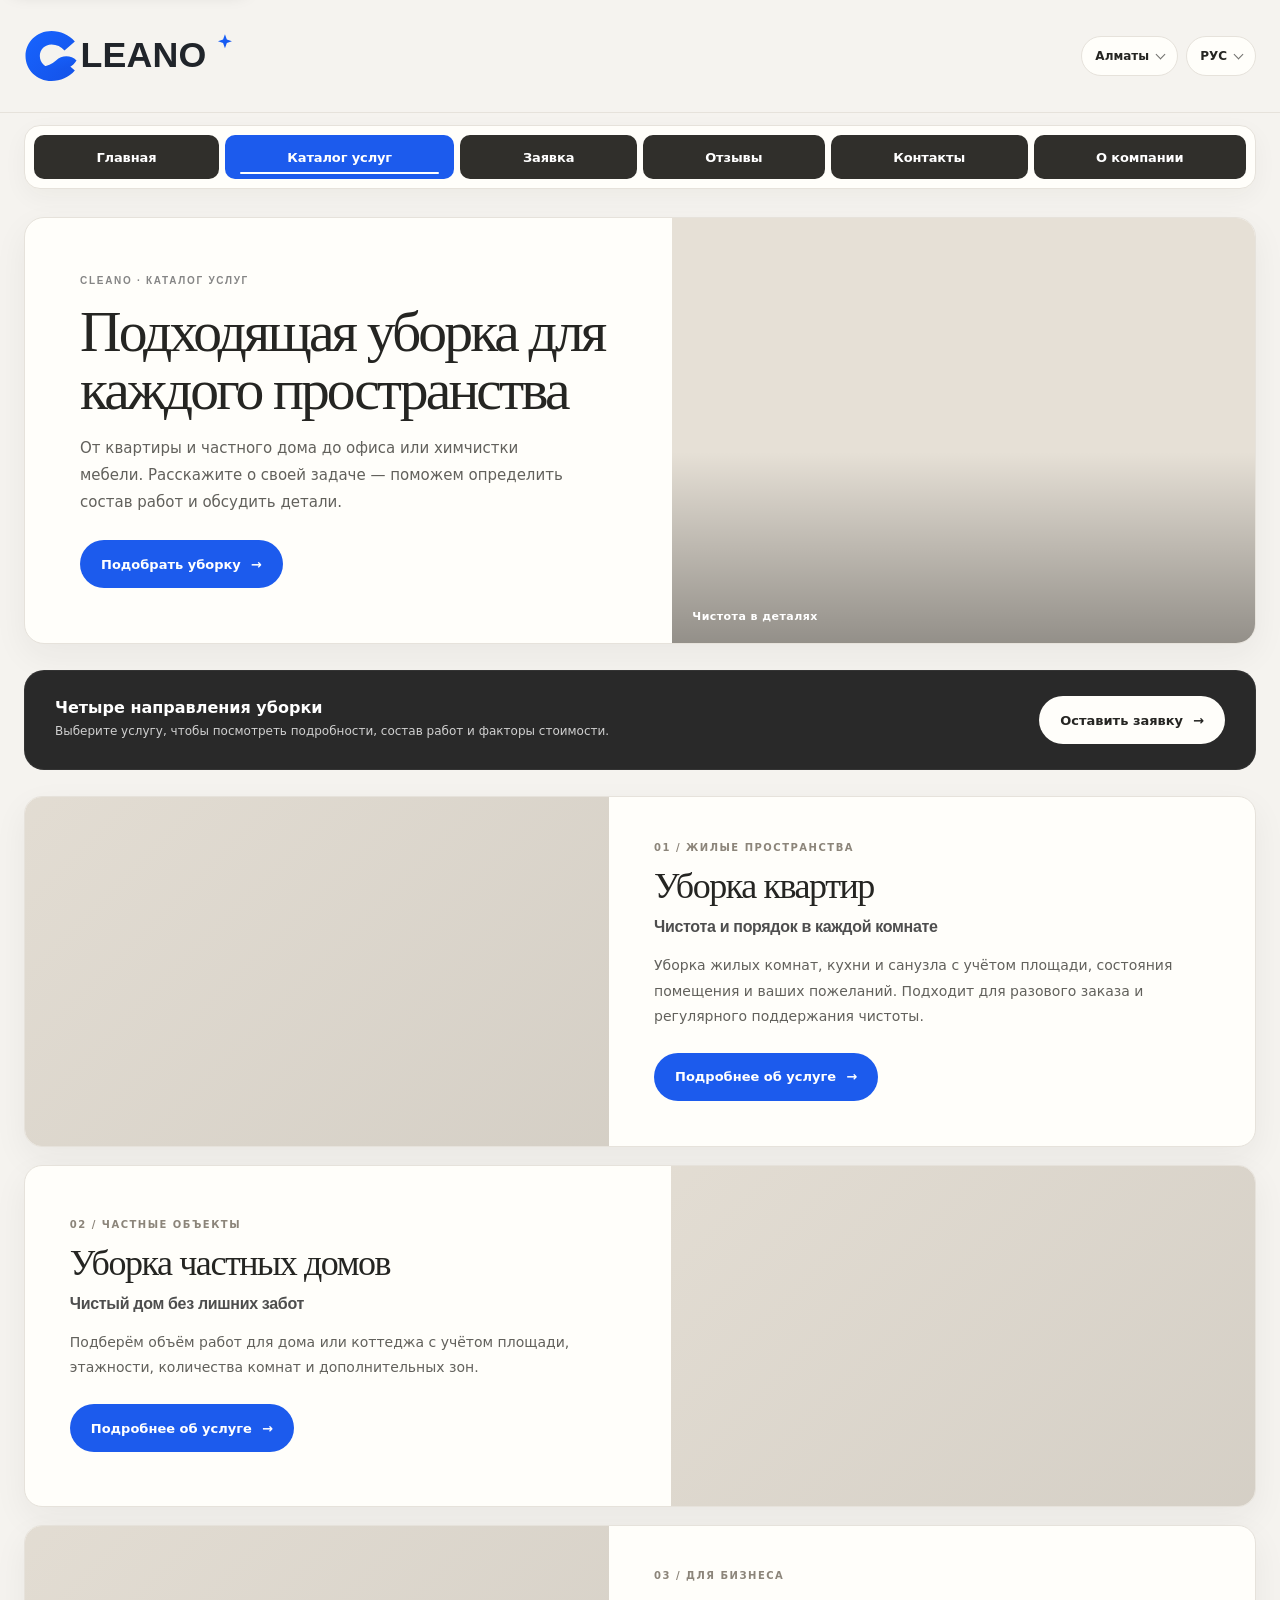
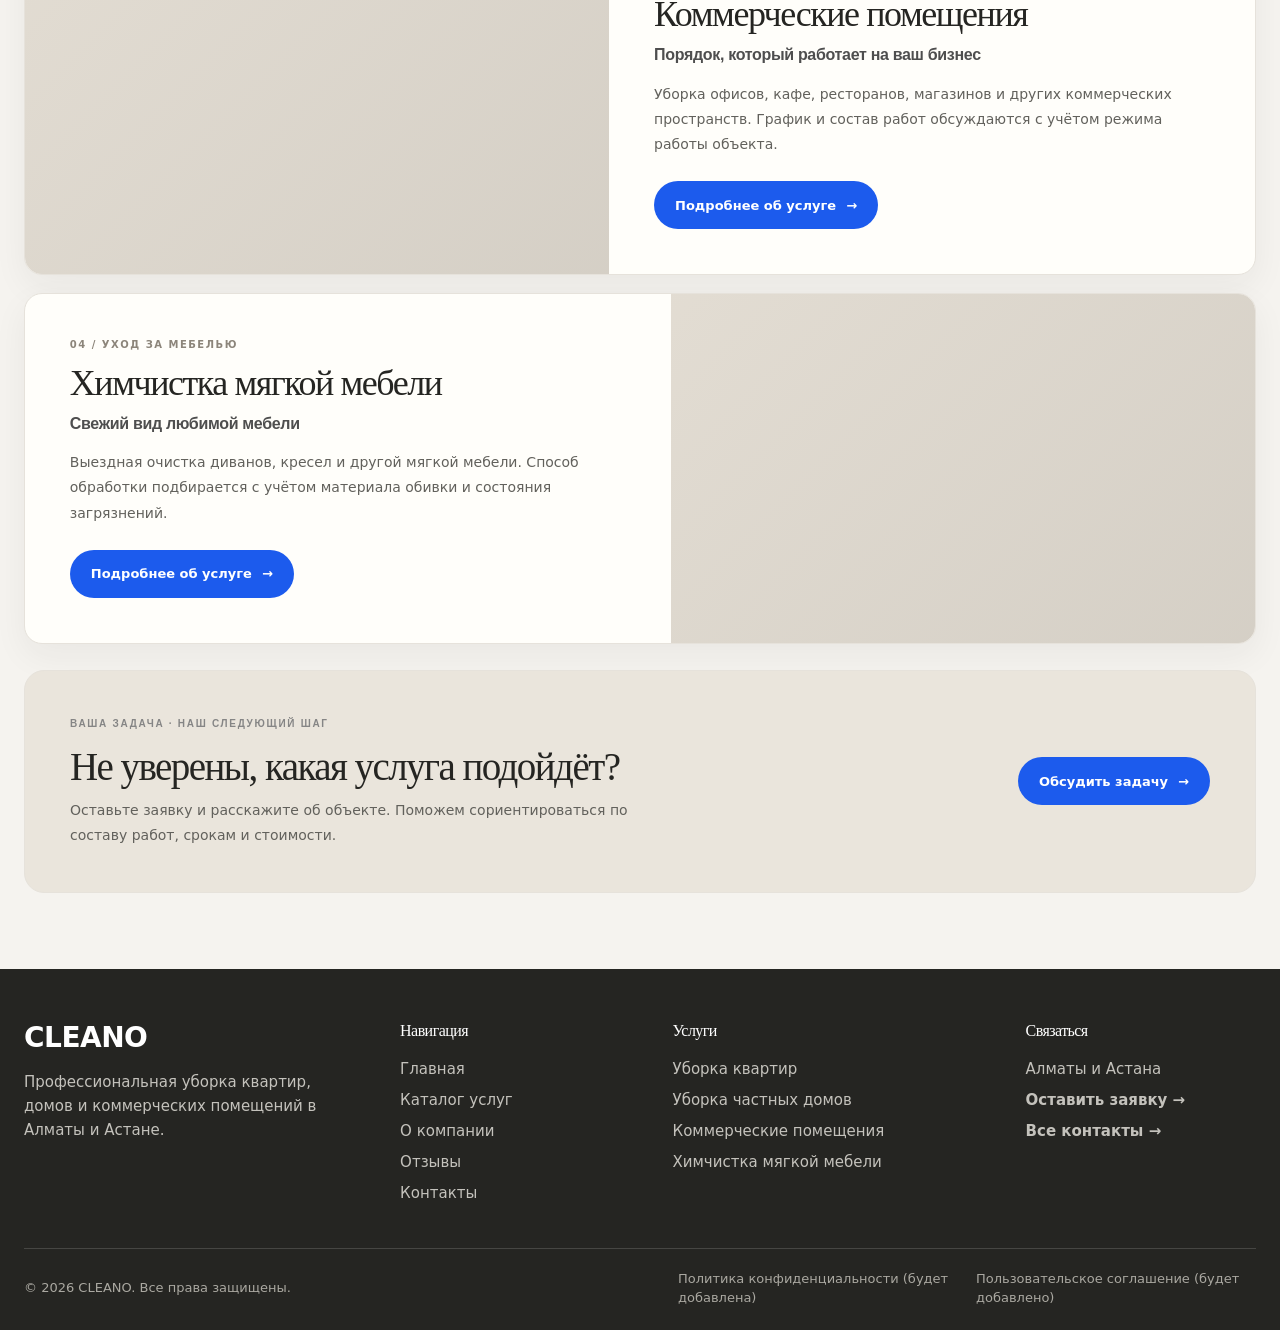
<file: services.html>
<!doctype html>
<html lang="ru">
<head>
  <meta charset="UTF-8">
  <meta name="viewport" content="width=device-width, initial-scale=1.0">
  <title>CLEANO — Каталог услуг</title>
  <meta name="description" content="Уборка квартир, домов, коммерческих помещений и химчистка мебели в Алматы и Астане.">
  <link rel="preconnect" href="https://images.unsplash.com" crossorigin>
  <link rel="canonical" href="https://cleano-kz.vercel.app/services.html">
  <meta property="og:type" content="website">
  <meta property="og:locale" content="ru_RU">
  <meta property="og:site_name" content="CLEANO">
  <meta property="og:title" content="CLEANO — Каталог услуг">
  <meta property="og:description" content="Уборка квартир, домов, коммерческих помещений и химчистка мебели в Алматы и Астане.">
  <meta property="og:url" content="https://cleano-kz.vercel.app/services.html">
  <link rel="icon" href="assets/cleano-favicon.svg" type="image/svg+xml" sizes="any">
  <link rel="stylesheet" href="css/style.css?v=2">
  <link rel="stylesheet" href="css/catalog.css?v=2">
</head>
<body>
  <a class="skip-link" href="#main-content">Перейти к содержимому</a>
  <header class="site-header" data-city="almaty">
    <div class="header-overlay">
      <a class="logo" href="index.html" aria-label="CLEANO"><img src="assets/cleano-logo.svg?v=2" alt="CLEANO"></a>
      <div class="header-controls">
        <div class="city-picker">
          <button class="city-button" type="button" aria-expanded="false" aria-haspopup="listbox">Алматы</button>
          <div class="city-menu" role="listbox" aria-hidden="true">
            <button type="button" role="option" data-city="Алматы">Алматы</button>
            <button type="button" role="option" data-city="Астана">Астана</button>
          </div>
        </div>
        <div class="language-picker">
          <button class="language-button" type="button" aria-expanded="false" aria-haspopup="listbox">РУС</button>
          <div class="language-menu" role="listbox" aria-hidden="true">
            <button type="button" role="option" data-language="РУС">РУС</button>
            <button type="button" role="option" data-language="КАЗ">КАЗ</button>
            <button type="button" role="option" data-language="ENG">ENG</button>
          </div>
        </div>
      </div>
    </div>
  </header>
  <nav class="navigation" aria-label="Основная навигация">
    <a href="index.html">Главная</a>
    <a class="active" href="services.html" aria-current="page">Каталог услуг</a>
    <a href="request.html">Заявка</a>
    <a href="reviews.html">Отзывы</a>
    <a href="contacts.html">Контакты</a>
    <a href="about.html">О компании</a>
  </nav>
  <main id="main-content" class="main-content catalog-page">
    <section class="catalog-hero">
      <div class="catalog-hero-copy">
        <span class="catalog-eyebrow">CLEANO · КАТАЛОГ УСЛУГ</span>
        <h1>Подходящая уборка для каждого пространства</h1>
        <p>От квартиры и частного дома до офиса или химчистки мебели. Расскажите о своей задаче — поможем определить состав работ и обсудить детали.</p>
        <a class="catalog-button" href="request.html">Подобрать уборку <span aria-hidden="true">→</span></a>
      </div>
      <div class="catalog-hero-image" role="img" aria-label="Светлый домашний интерьер">
        <div class="catalog-hero-caption">Чистота в деталях</div>
      </div>
    </section>
    <section class="catalog-overview">
      <div><strong>Четыре направления уборки</strong><p>Выберите услугу, чтобы посмотреть подробности, состав работ и факторы стоимости.</p></div>
      <a class="catalog-button" href="request.html">Оставить заявку <span aria-hidden="true">→</span></a>
    </section>
    <section class="catalog-services-new" aria-label="Каталог услуг">
      <article class="catalog-service-new">
        <div class="catalog-service-new-image apartments" role="img" aria-label="Аккуратная гостиная"></div>
        <div class="catalog-service-new-copy"><span class="catalog-service-index">01 / ЖИЛЫЕ ПРОСТРАНСТВА</span><h2>Уборка квартир</h2><h3>Чистота и порядок в каждой комнате</h3><p>Уборка жилых комнат, кухни и санузла с учётом площади, состояния помещения и ваших пожеланий. Подходит для разового заказа и регулярного поддержания чистоты.</p><button class="catalog-button" type="button" data-service-modal="apartments">Подробнее об услуге <span aria-hidden="true">→</span></button></div>
      </article>
      <article class="catalog-service-new reverse">
        <div class="catalog-service-new-image houses" role="img" aria-label="Светлый интерьер частного дома"></div>
        <div class="catalog-service-new-copy"><span class="catalog-service-index">02 / ЧАСТНЫЕ ОБЪЕКТЫ</span><h2>Уборка частных домов</h2><h3>Чистый дом без лишних забот</h3><p>Подберём объём работ для дома или коттеджа с учётом площади, этажности, количества комнат и дополнительных зон.</p><button class="catalog-button" type="button" data-service-modal="houses">Подробнее об услуге <span aria-hidden="true">→</span></button></div>
      </article>
      <article class="catalog-service-new">
        <div class="catalog-service-new-image commercial" role="img" aria-label="Современное офисное пространство"></div>
        <div class="catalog-service-new-copy"><span class="catalog-service-index">03 / ДЛЯ БИЗНЕСА</span><h2>Коммерческие помещения</h2><h3>Порядок, который работает на ваш бизнес</h3><p>Уборка офисов, кафе, ресторанов, магазинов и других коммерческих пространств. График и состав работ обсуждаются с учётом режима работы объекта.</p><button class="catalog-button" type="button" data-service-modal="commercial">Подробнее об услуге <span aria-hidden="true">→</span></button></div>
      </article>
      <article class="catalog-service-new reverse">
        <div class="catalog-service-new-image furniture" role="img" aria-label="Мягкий диван в светлой гостиной"></div>
        <div class="catalog-service-new-copy"><span class="catalog-service-index">04 / УХОД ЗА МЕБЕЛЬЮ</span><h2>Химчистка мягкой мебели</h2><h3>Свежий вид любимой мебели</h3><p>Выездная очистка диванов, кресел и другой мягкой мебели. Способ обработки подбирается с учётом материала обивки и состояния загрязнений.</p><button class="catalog-button" type="button" data-service-modal="furniture">Подробнее об услуге <span aria-hidden="true">→</span></button></div>
      </article>
    </section>
    <section class="catalog-bottom-cta">
      <div><span class="catalog-eyebrow">ВАША ЗАДАЧА · НАШ СЛЕДУЮЩИЙ ШАГ</span><h2>Не уверены, какая услуга подойдёт?</h2><p>Оставьте заявку и расскажите об объекте. Поможем сориентироваться по составу работ, срокам и стоимости.</p></div>
      <a class="catalog-button" href="request.html">Обсудить задачу <span aria-hidden="true">→</span></a>
    </section>

    <div class="service-modal" id="service-modal" aria-hidden="true">
      <div class="service-modal-backdrop" data-modal-close></div>
      <div class="service-modal-window" role="dialog" aria-modal="true" aria-labelledby="service-modal-title">
        <button class="service-modal-close" type="button" aria-label="Закрыть" data-modal-close>×</button>
        <div class="service-modal-content">
          <div class="service-modal-header">
            <span class="service-modal-kicker" id="service-modal-kicker"></span>
            <h2 id="service-modal-title"></h2>
            <p id="service-modal-lead"></p>
          </div>

          <div class="service-gallery" aria-label="Фотографии услуги">
            <div class="service-gallery-track" id="service-gallery-track"></div>
            <button class="service-gallery-arrow service-gallery-prev" type="button" aria-label="Предыдущее фото">‹</button>
            <button class="service-gallery-arrow service-gallery-next" type="button" aria-label="Следующее фото">›</button>
            <div class="service-gallery-dots" id="service-gallery-dots"></div>
          </div>

          <div class="service-modal-grid">
            <section class="service-modal-section">
              <h3>Что входит</h3>
              <ul id="service-included"></ul>
            </section>

            <section class="service-modal-section">
              <h3>Что можно добавить</h3>
              <ul id="service-extra"></ul>
            </section>
          </div>

          <section class="service-modal-info">
            <div class="service-info-item">
              <span>Стоимость</span>
              <strong id="service-price"></strong>
              <small id="service-price-note"></small>
            </div>
            <div class="service-info-item">
              <span>Продолжительность</span>
              <strong id="service-duration"></strong>
              <small id="service-duration-note"></small>
            </div>
            <div class="service-info-item">
              <span>Подготовка</span>
              <strong id="service-prep"></strong>
              <small id="service-prep-note"></small>
            </div>
          </section>

          <section class="service-modal-note">
            <h3>Важно знать</h3>
            <p id="service-note"></p>
          </section>

          <div class="service-modal-actions">
            <a class="service-modal-cta" id="service-cta" href="request.html">Оставить заявку →</a>
          </div>
        </div>
      </div>
    </div>
  </main>
  <footer class="site-footer">
    <div class="footer-inner">
      <div class="footer-main">
        <div class="footer-brand">
          <a class="footer-logo" href="index.html" aria-label="CLEANO">CLEANO</a>
          <p>Профессиональная уборка квартир, домов и коммерческих помещений в Алматы и Астане.</p>
        </div>

        <div class="footer-column">
          <h2>Навигация</h2>
          <a href="index.html">Главная</a>
          <a href="services.html">Каталог услуг</a>
          <a href="about.html">О компании</a>
          <a href="reviews.html">Отзывы</a>
          <a href="contacts.html">Контакты</a>
        </div>

        <div class="footer-column">
          <h2>Услуги</h2>
          <a href="services.html">Уборка квартир</a>
          <a href="services.html">Уборка частных домов</a>
          <a href="services.html">Коммерческие помещения</a>
          <a href="services.html">Химчистка мягкой мебели</a>
        </div>

        <div class="footer-column footer-contact">
          <h2>Связаться</h2>
          <span>Алматы и Астана</span>
          <a href="request.html">Оставить заявку →</a>
          <a href="contacts.html">Все контакты →</a>
        </div>
      </div>

      <div class="footer-bottom">
        <span>© 2026 CLEANO. Все права защищены.</span>
        <div class="footer-legal">
          <span title="Документ будет подготовлен перед реальным запуском">Политика конфиденциальности (будет добавлена)</span>
          <span title="Документ будет подготовлен перед реальным запуском">Пользовательское соглашение (будет добавлено)</span>
        </div>
      </div>
    </div>
  </footer>
  <script src="js/script.js?v=4"></script>
</body>
</html>
</file>
<file: css/style.css>
*{box-sizing:border-box}
html{scroll-behavior:smooth}
body{margin:0;font-family:Arial,Helvetica,sans-serif;color:#222;background:#f4f4f4}

.site-header{position:absolute;inset:0 0 auto 0;height:210px;z-index:0;background:linear-gradient(rgba(0,0,0,.2),rgba(0,0,0,.35)),linear-gradient(135deg,#b9c8d4,#718797)}
.header-overlay{height:100%;display:flex;align-items:flex-start;justify-content:space-between;padding:28px 42px 28px 24px;color:#fff}
.header-controls{display:flex;align-items:flex-start;gap:8px;margin-left:auto}
.logo{display:flex;align-items:flex-start;width:290px;height:84px;text-decoration:none;flex:0 0 auto}
.logo img{display:block;width:100%;height:100%;object-fit:contain;object-position:left top}

.navigation{position:relative;z-index:3;max-width:1180px;margin:220px auto 0;padding:12px 18px;display:flex;gap:10px;background:#fff;border-radius:14px;box-shadow:0 8px 30px rgba(0,0,0,.12)}
.navigation a{flex:1;display:flex;align-items:center;justify-content:center;min-height:48px;padding:10px 16px;border-radius:9px;background:#4a4a4a;color:#fff;text-decoration:none;font-size:17px;font-weight:700;transition:background .2s ease,transform .2s ease,box-shadow .2s ease}
.navigation a:hover{background:#363636;transform:scale(1.035);box-shadow:0 6px 14px rgba(0,0,0,.16)}
.navigation a.active{background:#363636}

.main-content{position:relative;z-index:4;max-width:1180px;margin:24px auto 80px;padding:0 18px}
h1{margin-top:0;font-size:clamp(32px,4vw,54px);line-height:1.05}
h2{font-size:32px}
p{font-size:18px;line-height:1.6;color:#555}

.city-picker,.language-picker{position:relative;z-index:10}
.city-button,.language-button{border:0;border-radius:8px;background:#8b8b8b;color:#fff;padding:7px 13px;font-size:14px;font-weight:700;line-height:1.2;cursor:pointer}
.city-button:hover,.language-button:hover{background:#7d7d7d}
.city-menu,.language-menu{position:absolute;top:calc(100% + 8px);right:0;padding:6px;background:#fff;border-radius:9px;box-shadow:0 8px 24px rgba(0,0,0,.16);opacity:0;visibility:hidden;transform:translateY(-10px);pointer-events:none;transition:opacity .22s ease,transform .22s ease,visibility .22s ease}
.city-menu{min-width:130px}
.language-menu{min-width:100px}
.city-menu.is-open,.language-menu.is-open{opacity:1;visibility:visible;transform:translateY(0);pointer-events:auto}
.city-menu button,.language-menu button{display:block;width:100%;border:0;background:transparent;border-radius:6px;padding:9px 10px;text-align:left;font-size:14px;cursor:pointer}
.city-menu button:hover,.language-menu button:hover{background:#f0f0f0}
.service-tile.reverse{grid-template-columns:62% 38%}



@media(max-width:760px){
  .site-header{height:180px}
  .header-overlay{padding:22px}
  .header-controls{gap:6px}
  .logo{width:220px;height:64px}
  .city-button,.language-button{padding:7px 10px}
  .navigation{margin-top:190px;overflow-x:auto}
  .service-tile,.service-tile.reverse{grid-template-columns:1fr}
}

.site-footer{
  margin-top:80px;
  background:#242424;
  color:#fff;
}
.footer-inner{
  max-width:1180px;
  margin:0 auto;
  padding:52px 18px 22px;
}
.footer-main{
  display:grid;
  grid-template-columns:1.45fr 1fr 1.35fr 1fr;
  gap:42px;
}
.footer-brand{
  max-width:330px;
}
.footer-logo{
  display:inline-block;
  margin-bottom:16px;
  color:#fff;
  text-decoration:none;
  font-size:28px;
  font-weight:800;
  letter-spacing:-.5px;
}
.footer-brand p{
  margin:0;
  font-size:15px;
  line-height:1.6;
  color:#bdbdbd;
}
.footer-column{
  display:flex;
  flex-direction:column;
  align-items:flex-start;
  gap:10px;
}
.footer-column h2{
  margin:0 0 8px;
  font-size:16px;
  line-height:1.2;
  color:#fff;
}
.footer-column a,
.footer-column span{
  color:#bdbdbd;
  text-decoration:none;
  font-size:15px;
  line-height:1.4;
  transition:color .2s ease,transform .2s ease;
}
.footer-column a:hover{
  color:#fff;
  transform:translateX(2px);
}
.footer-contact a{
  color:#fff;
  font-weight:700;
}
.footer-bottom{
  display:flex;
  align-items:center;
  justify-content:space-between;
  gap:24px;
  margin-top:44px;
  padding-top:20px;
  border-top:1px solid rgba(255,255,255,.12);
  color:#888;
  font-size:13px;
  line-height:1.5;
}
.footer-legal{
  display:flex;
  flex-wrap:wrap;
  justify-content:flex-end;
  gap:18px;
}
.footer-legal a{
  color:#888;
  text-decoration:none;
  transition:color .2s ease;
}
.footer-legal a:hover{
  color:#fff;
}

@media(max-width:900px){
  .footer-main{
    grid-template-columns:repeat(2,1fr);
    gap:36px 28px;
  }
  .footer-brand{
    max-width:none;
  }
  .footer-bottom{
    align-items:flex-start;
    flex-direction:column;
    gap:12px;
  }
  .footer-legal{
    justify-content:flex-start;
  }
}

@media(max-width:760px){
  .site-footer{
    margin-top:56px;
  }
  .footer-inner{
    padding:38px 22px 20px;
  }
  .footer-main{
    grid-template-columns:1fr;
    gap:30px;
  }
  .footer-brand{
    max-width:420px;
  }
  .footer-bottom{
    margin-top:34px;
  }
  .footer-legal{
    flex-direction:column;
    gap:7px;
  }
}


.catalog-service-card.reverse{
  grid-template-columns:62% 38%;
}

body.modal-open{
  overflow:hidden;
}
.service-modal{
  position:fixed;
  inset:0;
  z-index:100;
  display:flex;
  align-items:center;
  justify-content:center;
  padding:24px;
  opacity:0;
  visibility:hidden;
  pointer-events:none;
  transition:opacity .22s ease,visibility .22s ease;
}
.service-modal.is-open{
  opacity:1;
  visibility:visible;
  pointer-events:auto;
}
.service-modal-backdrop{
  position:absolute;
  inset:0;
  background:rgba(0,0,0,.58);
}
.service-modal-window{
  position:relative;
  z-index:1;
  width:min(860px,100%);
  min-height:420px;
  background:#fff;
  border-radius:18px;
  box-shadow:0 18px 60px rgba(0,0,0,.28);
  transform:translateY(14px) scale(.98);
  transition:transform .22s ease;
}
.service-modal.is-open .service-modal-window{
  transform:translateY(0) scale(1);
}
.service-modal-close{
  position:absolute;
  top:14px;
  right:16px;
  z-index:2;
  width:38px;
  height:38px;
  border:0;
  border-radius:50%;
  background:#f0f0f0;
  color:#333;
  font-size:28px;
  line-height:1;
  cursor:pointer;
  transition:background .2s ease,transform .2s ease;
}
.service-modal-close:hover{
  background:#e2e2e2;
  transform:scale(1.04);
}
.service-modal-content{
  min-height:420px;
  padding:48px;
  display:flex;
  align-items:flex-start;
  justify-content:center;
}
.service-modal-content h2{
  margin:0;
  font-size:30px;
  color:#222;
}

@media(max-width:760px){
  .catalog-service-card,
  .catalog-service-card.reverse{
    grid-template-columns:1fr;
  }
  .service-modal{
    padding:14px;
  }
  .service-modal-window{
    min-height:calc(100vh - 28px);
    max-height:calc(100vh - 28px);
    overflow:auto;
    border-radius:16px;
  }
  .service-modal-content{
    min-height:calc(100vh - 28px);
    padding:48px 24px 30px;
  }
}

/* Detailed service modal */
.service-modal-window{
  width:min(980px,100%);
  max-height:calc(100vh - 48px);
  overflow:auto;
}
.service-modal-content{
  display:block;
  min-height:0;
  padding:46px 48px 40px;
}
.service-modal-header{
  padding-right:48px;
  margin-bottom:24px;
}
.service-modal-kicker{
  display:block;
  margin-bottom:8px;
  font-size:14px;
  font-weight:700;
  text-transform:uppercase;
  letter-spacing:.08em;
  color:#777;
}
.service-modal-header h2{
  margin:0 0 14px;
  font-size:clamp(30px,4vw,42px);
  line-height:1.08;
  color:#222;
}
.service-modal-header p{
  margin:0;
  font-size:17px;
  line-height:1.6;
  color:#555;
}
.service-gallery{
  position:relative;
  min-height:300px;
  margin-bottom:28px;
  overflow:hidden;
  border-radius:14px;
  background:#e8e8e8;
}
.service-gallery-track{
  position:relative;
  min-height:300px;
}
.service-gallery-slide{
  position:absolute;
  inset:0;
  display:flex;
  flex-direction:column;
  align-items:center;
  justify-content:center;
  gap:8px;
  opacity:0;
  visibility:hidden;
  background:#e8e8e8;
  transition:opacity .2s ease,visibility .2s ease;
}
.service-gallery-slide.is-active{
  opacity:1;
  visibility:visible;
}
.service-gallery-slide span{
  font-size:22px;
  color:#888;
}
.service-gallery-slide small{
  font-size:14px;
  color:#999;
}
.service-gallery-arrow{
  position:absolute;
  top:50%;
  z-index:2;
  width:42px;
  height:42px;
  border:0;
  border-radius:50%;
  background:rgba(255,255,255,.9);
  color:#333;
  font-size:30px;
  line-height:1;
  cursor:pointer;
  transform:translateY(-50%);
  box-shadow:0 4px 14px rgba(0,0,0,.14);
  transition:background .2s ease,transform .2s ease;
}
.service-gallery-arrow:hover{
  background:#fff;
  transform:translateY(-50%) scale(1.04);
}
.service-gallery-prev{left:14px}
.service-gallery-next{right:14px}
.service-gallery-dots{
  position:absolute;
  z-index:2;
  left:50%;
  bottom:14px;
  display:flex;
  gap:7px;
  transform:translateX(-50%);
}
.service-gallery-dots button{
  width:8px;
  height:8px;
  padding:0;
  border:0;
  border-radius:50%;
  background:#aaa;
  cursor:pointer;
}
.service-gallery-dots button.is-active{
  background:#444;
  transform:scale(1.25);
}
.service-modal-grid{
  display:grid;
  grid-template-columns:1fr 1fr;
  gap:20px;
}
.service-modal-section{
  padding:24px;
  border-radius:14px;
  background:#f7f7f7;
}
.service-modal-section h3,
.service-modal-note h3{
  margin:0 0 16px;
  font-size:20px;
  line-height:1.2;
  color:#222;
}
.service-modal-section ul{
  margin:0;
  padding:0;
  list-style:none;
}
.service-modal-section li{
  position:relative;
  padding-left:22px;
  margin:0 0 11px;
  font-size:15px;
  line-height:1.5;
  color:#555;
}
.service-modal-section li:last-child{margin-bottom:0}
.service-modal-section li::before{
  content:'✓';
  position:absolute;
  left:0;
  top:0;
  color:#555;
  font-weight:700;
}
.service-modal-info{
  display:grid;
  grid-template-columns:repeat(3,1fr);
  gap:12px;
  margin-top:20px;
}
.service-info-item{
  min-height:132px;
  padding:20px;
  border:1px solid #e2e2e2;
  border-radius:14px;
}
.service-info-item span{
  display:block;
  margin-bottom:9px;
  font-size:13px;
  font-weight:700;
  text-transform:uppercase;
  letter-spacing:.06em;
  color:#888;
}
.service-info-item strong{
  display:block;
  margin-bottom:7px;
  font-size:18px;
  line-height:1.3;
  color:#222;
}
.service-info-item small{
  display:block;
  font-size:13px;
  line-height:1.45;
  color:#777;
}
.service-modal-note{
  margin-top:20px;
  padding:22px 24px;
  border-left:4px solid #555;
  border-radius:0 12px 12px 0;
  background:#f7f7f7;
}
.service-modal-note p{
  margin:0;
  font-size:15px;
  line-height:1.6;
  color:#555;
}
.service-modal-actions{
  display:flex;
  justify-content:flex-start;
  margin-top:24px;
}
.service-modal-cta{
  display:inline-flex;
  align-items:center;
  justify-content:center;
  min-height:48px;
  padding:12px 20px;
  border-radius:9px;
  background:#4a4a4a;
  color:#fff;
  text-decoration:none;
  font-size:16px;
  font-weight:700;
  transition:background .2s ease,transform .2s ease,box-shadow .2s ease;
}
.service-modal-cta:hover{
  background:#363636;
  transform:translateY(-2px);
  box-shadow:0 5px 12px rgba(0,0,0,.14);
}
@media(max-width:760px){
  .service-modal-window{
    max-height:calc(100vh - 28px);
  }
  .service-modal-content{
    padding:40px 22px 28px;
  }
  .service-modal-header{
    padding-right:38px;
  }
  .service-modal-header h2{
    font-size:30px;
  }
  .service-modal-header p{
    font-size:16px;
  }
  .service-gallery,.service-gallery-track{
    min-height:220px;
  }
  .service-modal-grid{
    grid-template-columns:1fr;
  }
  .service-modal-info{
    grid-template-columns:1fr;
  }
  .service-info-item{
    min-height:0;
  }
}

/* Modal scrolling and rounded interface */
.service-modal-window{
  overflow-y:auto;
  overflow-x:hidden;
  scrollbar-width:thin;
  scrollbar-color:#9a9a9a transparent;
}
.service-modal-content{
  max-height:calc(100vh - 48px);
  overflow-y:auto;
  overflow-x:hidden;
  scrollbar-width:thin;
  scrollbar-color:#9a9a9a transparent;
}
.service-modal-content::-webkit-scrollbar{
  width:10px;
}
.service-modal-content::-webkit-scrollbar-track{
  background:transparent;
  margin:18px 0;
}
.service-modal-content::-webkit-scrollbar-thumb{
  background:#9a9a9a;
  border:3px solid transparent;
  background-clip:padding-box;
  border-radius:999px;
}
.service-modal-content::-webkit-scrollbar-thumb:hover{
  background:#777;
  border:3px solid transparent;
  background-clip:padding-box;
}

.service-modal-grid{
  align-items:stretch;
}
.service-modal-section{
  border-radius:16px;
  overflow:hidden;
}
.service-modal-info{
  align-items:stretch;
}
.service-info-item{
  border-radius:16px;
  overflow:hidden;
}
.service-modal-note{
  border-radius:0 16px 16px 0;
  overflow:hidden;
}
.service-gallery{
  border-radius:16px;
  overflow:hidden;
}


/* Refined catalog CTA */
.main-content .catalog-cta{
  margin:32px 0 0;
  padding:56px 64px;
  background:#292929;
  border:1px solid #3b3b3b;
  border-radius:22px;
  box-shadow:0 10px 32px rgba(0,0,0,.14);
}
.main-content .catalog-cta-content{
  max-width:760px;
  margin:0 auto;
  text-align:center;
}
.main-content .catalog-cta h2{
  margin:0 0 14px;
  font-size:clamp(30px,4vw,42px);
  line-height:1.1;
  color:#fff;
}
.main-content .catalog-cta p{
  margin:0 auto 26px;
  max-width:700px;
  font-size:17px;
  line-height:1.6;
  color:#c7c7c7;
}
.main-content .catalog-cta-button{
  display:inline-flex;
  align-items:center;
  justify-content:center;
  min-height:50px;
  padding:13px 24px;
  border:1px solid #fff;
  border-radius:10px;
  background:#fff;
  color:#292929;
  text-decoration:none;
  font-size:16px;
  font-weight:700;
  transition:transform .2s ease,background .2s ease,box-shadow .2s ease;
}
.main-content .catalog-cta-button:hover{
  background:#f0f0f0;
  transform:translateY(-2px);
  box-shadow:0 8px 20px rgba(0,0,0,.2);
}
@media(max-width:760px){
  .main-content .catalog-cta{
    margin-top:24px;
    padding:40px 22px;
    border-radius:18px;
  }
  .main-content .catalog-cta h2{
    font-size:30px;
  }
  .main-content .catalog-cta p{
    font-size:16px;
  }
  .main-content .catalog-cta-button{
    width:100%;
  }
}

/* Request page */
.request-intro{
  min-height:260px;
  margin-bottom:24px;
  padding:44px 52px;
  display:flex;
  align-items:center;
  background:#fff;
  border-radius:18px;
  box-shadow:0 6px 24px rgba(0,0,0,.08);
}
.request-intro-copy{
  max-width:850px;
}
.request-intro h1{
  margin:0 0 18px;
  font-size:clamp(34px,4.2vw,54px);
  line-height:1.06;
  color:#222;
}
.request-intro p{
  margin:0;
  font-size:18px;
  line-height:1.62;
  color:#555;
}
.request-card{
  padding:44px 48px;
  background:#fff;
  border-radius:20px;
  box-shadow:0 6px 24px rgba(0,0,0,.08);
}
.request-form{
  max-width:980px;
  margin:0 auto;
}
@media(max-width:760px){
  .request-intro{
    min-height:240px;
    padding:30px 24px;
  }
  .request-intro h1{
    font-size:34px;
    margin-bottom:16px;
  }
  .request-intro p{
    font-size:17px;
  }
  .request-card{
    padding:32px 22px;
    border-radius:18px;
  }
}

/* Modern request form */
.request-card-modern{
  padding:0;
  overflow:hidden;
}
.request-form-modern{
  max-width:none;
}
.request-progress{
  display:flex;
  align-items:center;
  padding:24px 34px;
  background:#f7f7f7;
  border-bottom:1px solid #e5e5e5;
}
.request-progress-item{
  display:flex;
  align-items:center;
  gap:9px;
  white-space:nowrap;
}
.request-progress-item span{
  display:grid;
  place-items:center;
  width:30px;
  height:30px;
  border-radius:50%;
  background:#e2e2e2;
  color:#777;
  font-size:12px;
  font-weight:700;
}
.request-progress-item strong{
  font-size:13px;
  color:#888;
}
.request-progress-item.is-active span{
  background:#292929;
  color:#fff;
}
.request-progress-item.is-active strong{
  color:#292929;
}
.request-progress-line{
  flex:1;
  height:1px;
  margin:0 14px;
  background:#ddd;
}
.request-modern-section{
  padding:38px 46px;
  border-bottom:1px solid #e8e8e8;
}
.request-modern-heading{
  display:flex;
  align-items:flex-start;
  gap:16px;
  margin-bottom:24px;
}
.request-modern-number{
  display:grid;
  place-items:center;
  flex:0 0 38px;
  width:38px;
  height:38px;
  border:1px solid #d8d8d8;
  border-radius:11px;
  color:#555;
  font-size:12px;
  font-weight:700;
}
.request-modern-heading h2{
  margin:0 0 5px;
  font-size:23px;
  line-height:1.2;
  color:#222;
}
.request-modern-heading p{
  margin:0;
  font-size:14px;
  line-height:1.45;
  color:#888;
}
.request-modern-fields{
  display:grid;
  gap:16px;
}
.request-modern-fields.two{
  grid-template-columns:1fr 1fr;
}
.request-modern-fields.address-row{
  grid-template-columns:minmax(0,1fr) 230px;
  margin-top:16px;
}
.request-modern-field{
  display:flex;
  flex-direction:column;
  gap:7px;
}
.request-modern-field>span{
  font-size:13px;
  font-weight:700;
  color:#555;
}
.request-modern-field input,
.request-modern-field select,
.request-modern-field textarea{
  width:100%;
  border:1px solid #dcdcdc;
  border-radius:11px;
  background:#fff;
  color:#222;
  font:inherit;
  font-size:15px;
  outline:none;
  transition:border-color .18s ease,box-shadow .18s ease,background .18s ease;
}
.request-modern-field input,
.request-modern-field select{
  height:50px;
  padding:0 14px;
}
.request-modern-field textarea{
  min-height:128px;
  padding:13px 14px;
  resize:vertical;
}
.request-modern-field input::placeholder,
.request-modern-field textarea::placeholder{
  color:#aaa;
}
.request-modern-field input:hover,
.request-modern-field select:hover,
.request-modern-field textarea:hover{
  border-color:#c5c5c5;
}
.request-modern-field input:focus,
.request-modern-field select:focus,
.request-modern-field textarea:focus{
  border-color:#555;
  box-shadow:0 0 0 3px rgba(0,0,0,.055);
  background:#fff;
}
.request-modern-note{
  display:flex;
  align-items:center;
  gap:13px;
  margin-top:16px;
  padding:14px 16px;
  border-radius:11px;
  background:#f7f7f7;
}
.request-modern-note span{
  flex:0 0 auto;
  padding:5px 8px;
  border-radius:6px;
  background:#e7e7e7;
  color:#555;
  font-size:11px;
  font-weight:800;
  letter-spacing:.06em;
  text-transform:uppercase;
}
.request-modern-note p{
  margin:0;
  font-size:13px;
  line-height:1.45;
  color:#777;
}
.request-modern-submit{
  display:flex;
  align-items:center;
  justify-content:space-between;
  gap:28px;
  margin:28px 46px 0;
  padding:30px 32px;
  border-radius:18px;
  background:#292929;
}
.request-modern-submit h2{
  margin:0 0 6px;
  font-size:22px;
  color:#fff;
}
.request-modern-submit p{
  max-width:650px;
  margin:0;
  font-size:14px;
  line-height:1.5;
  color:#c4c4c4;
}
.request-modern-submit button{
  flex:0 0 auto;
  min-height:50px;
  padding:12px 21px;
  border:0;
  border-radius:10px;
  background:#fff;
  color:#292929;
  font:inherit;
  font-size:15px;
  font-weight:700;
  cursor:pointer;
  transition:transform .18s ease,background .18s ease,box-shadow .18s ease;
}
.request-modern-submit button:hover{
  background:#f1f1f1;
  transform:translateY(-2px);
  box-shadow:0 7px 18px rgba(0,0,0,.2);
}
.request-modern-submit button span{
  margin-left:7px;
}
.request-modern-privacy{
  margin:12px 46px 28px;
  text-align:right;
  font-size:11px;
  line-height:1.4;
  color:#999;
}
@media(max-width:760px){
  .request-progress{
    padding:18px 20px;
    overflow-x:auto;
  }
  .request-progress-item strong{
    display:none;
  }
  .request-progress-line{
    min-width:24px;
    margin:0 9px;
  }
  .request-modern-section{
    padding:30px 22px;
  }
  .request-modern-fields.two,
  .request-modern-fields.address-row{
    grid-template-columns:1fr;
  }
  .request-modern-fields.address-row{
    margin-top:16px;
  }
  .request-modern-submit{
    flex-direction:column;
    align-items:stretch;
    margin:24px 22px 0;
    padding:24px;
  }
  .request-modern-submit button{
    width:100%;
  }
  .request-modern-privacy{
    margin:10px 22px 22px;
    text-align:left;
  }
}

/* Request form — refined cards and accent */
.request-card-modern{
  background:#f4f4f4;
}
.request-progress{
  position:sticky;
  top:12px;
  z-index:20;
  margin:0 0 16px;
  border:1px solid #e1e5e7;
  border-radius:16px;
  background:rgba(255,255,255,.96);
  box-shadow:0 8px 24px rgba(38,52,60,.08);
  backdrop-filter:blur(8px);
}
.request-progress-item{
  border:0;
  background:transparent;
  padding:0;
  font:inherit;
  cursor:pointer;
  transition:transform .18s ease;
}
.request-progress-item:hover{
  transform:translateY(-1px);
}
.request-progress-item span{
  background:#e9edef;
  color:#718797;
  transition:background .2s ease,color .2s ease,box-shadow .2s ease;
}
.request-progress-item strong{
  transition:color .2s ease;
}
.request-progress-item.is-active span{
  background:#718797;
  color:#fff;
  box-shadow:0 4px 10px rgba(113,135,151,.22);
}
.request-progress-item.is-active strong{
  color:#718797;
}
.request-progress-line{
  background:#dce2e5;
}

.request-modern-section{
  margin:16px 0;
  padding:34px 38px;
  border:1px solid #e1e5e7;
  border-radius:18px;
  background:#fff;
  box-shadow:0 5px 20px rgba(38,52,60,.055);
  scroll-margin-top:30px;
}
.request-modern-section:first-of-type{
  margin-top:0;
}
.request-modern-number{
  border-color:#d7e0e4;
  background:#f2f5f6;
  color:#718797;
}
.request-modern-heading h2{
  color:#222;
}
.request-modern-field input,
.request-modern-field select,
.request-modern-field textarea{
  border-color:#d9dfe2;
  background:#fbfcfc;
}
.request-modern-field input:hover,
.request-modern-field select:hover,
.request-modern-field textarea:hover{
  border-color:#b9c6cd;
}
.request-modern-field input:focus,
.request-modern-field select:focus,
.request-modern-field textarea:focus{
  border-color:#718797;
  box-shadow:0 0 0 3px rgba(113,135,151,.12);
}
.request-modern-note{
  background:#f0f4f5;
  border:1px solid #e1e8eb;
}
.request-modern-note span{
  background:#dce5e9;
  color:#607784;
}
.request-modern-submit{
  margin-top:22px;
  background:#292929;
  border-radius:18px;
}
@media(max-width:760px){
  .request-progress{
    top:8px;
    margin:0 0 12px;
    border-radius:14px;
  }
  .request-modern-section{
    margin:12px 0;
    padding:28px 22px;
    border-radius:16px;
  }
}

/* Darker graphite accent for request form */
.request-progress-item span{
  background:#dedede;
  color:#5b5b5b;
}
.request-progress-item.is-active span{
  background:#5b5b5b;
  color:#fff;
  box-shadow:0 4px 10px rgba(45,45,45,.18);
}
.request-progress-item.is-active strong{
  color:#4a4a4a;
}
.request-modern-number{
  border-color:#d2d2d2;
  background:#f1f1f1;
  color:#5b5b5b;
}
.request-modern-field input:focus,
.request-modern-field select:focus,
.request-modern-field textarea:focus{
  border-color:#666;
  box-shadow:0 0 0 3px rgba(70,70,70,.10);
}
.request-modern-note{
  background:#f0f0f0;
  border-color:#dedede;
}
.request-modern-note span{
  background:#dedede;
  color:#555;
}

/* Request success state */
.request-success{
  display:none;
  margin:16px 0 0;
  padding:64px 48px 70px;
  border:1px solid #dedede;
  border-radius:20px;
  background:#fff;
  text-align:center;
  box-shadow:0 8px 28px rgba(0,0,0,.07);
}
.request-success.is-visible{
  display:block;
  animation:requestSuccessIn .35s ease both;
}
.request-success-icon{
  display:grid;
  place-items:center;
  width:64px;
  height:64px;
  margin:0 auto 24px;
  border-radius:50%;
  background:#555;
  color:#fff;
  font-size:28px;
  font-weight:700;
}
.request-success h2{
  margin:0 0 14px;
  font-size:clamp(32px,4vw,44px);
  line-height:1.1;
  color:#222;
}
.request-success p{
  max-width:650px;
  margin:0 auto 18px;
  font-size:17px;
  line-height:1.65;
  color:#666;
}
.request-success strong{
  display:block;
  margin-bottom:28px;
  font-size:15px;
  color:#444;
}
.request-success-button{
  min-height:48px;
  padding:12px 22px;
  border:0;
  border-radius:10px;
  background:#292929;
  color:#fff;
  font:inherit;
  font-size:15px;
  font-weight:700;
  cursor:pointer;
  transition:background .18s ease,transform .18s ease,box-shadow .18s ease;
}
.request-success-button:hover{
  background:#3a3a3a;
  transform:translateY(-2px);
  box-shadow:0 7px 18px rgba(0,0,0,.16);
}
@keyframes requestSuccessIn{
  from{opacity:0;transform:translateY(12px)}
  to{opacity:1;transform:translateY(0)}
}
@media(max-width:760px){
  .request-success{
    padding:48px 24px 52px;
    border-radius:18px;
  }
}

/* Request validation states */
.request-modern-field{
  position:relative;
}
.request-modern-field input.has-error,
.request-modern-field select.has-error,
.request-modern-field textarea.has-error{
  border-color:#b44a4a;
  background:#fffafa;
  box-shadow:0 0 0 3px rgba(180,74,74,.08);
}
.request-field-error{
  display:block;
  margin-top:7px;
  font-size:13px;
  line-height:1.4;
  font-weight:600;
  color:#a33f3f;
}

/* Refined required-field error state */
.request-modern-field input.has-error,
.request-modern-field select.has-error,
.request-modern-field textarea.has-error{
  border-color:#c46a6a;
  background:#fffdfd;
  box-shadow:0 0 0 3px rgba(196,106,106,.09);
}
.request-modern-field input.has-error:focus,
.request-modern-field select.has-error:focus,
.request-modern-field textarea.has-error:focus{
  border-color:#b85b5b;
  box-shadow:0 0 0 3px rgba(196,106,106,.13);
}
.request-field-error{
  display:flex;
  align-items:center;
  gap:6px;
  margin-top:7px;
  padding-left:2px;
  font-size:12.5px;
  line-height:1.4;
  font-weight:600;
  color:#a85a5a;
}
.request-field-error::before{
  content:'';
  width:5px;
  height:5px;
  flex:0 0 5px;
  border-radius:50%;
  background:#c46a6a;
}

/* About page — premium editorial layout */
.about-page{display:flex;flex-direction:column;gap:26px}
.about-hero,.about-direction,.about-trust{display:grid;grid-template-columns:1fr 1fr;overflow:hidden;background:#fff;border-radius:20px;box-shadow:0 6px 24px rgba(0,0,0,.07)}
.about-hero-image{min-height:460px;overflow:hidden;background:#e8e5e0}
.about-hero-image img,.about-direction-image img,.about-trust-image img{display:block;width:100%;height:100%;min-height:100%;object-fit:cover}
.about-hero-copy{display:flex;flex-direction:column;align-items:flex-start;justify-content:center;padding:clamp(30px,4vw,64px)}
.about-eyebrow{display:block;margin-bottom:18px;color:#777;font-size:11px;font-weight:700;letter-spacing:.16em;line-height:1.5}
.about-hero h1{max-width:560px;margin:0 0 20px;color:#222;font-size:clamp(36px,4.2vw,58px);line-height:1.04;letter-spacing:-.045em}
.about-hero-copy>p,.about-direction-copy>p,.about-trust-copy>p{margin:0 0 14px;color:#666;font-size:16px;line-height:1.75}
.about-hero-copy .about-hero-secondary{margin-bottom:28px;color:#888;font-size:14px}
.about-button{display:inline-flex;align-items:center;justify-content:center;gap:18px;min-height:50px;padding:14px 21px;border-radius:10px;background:#292929;color:#fff;text-decoration:none;font-size:14px;font-weight:700;transition:background .2s ease,transform .2s ease,box-shadow .2s ease}
.about-button:hover{background:#414141;transform:translateY(-2px);box-shadow:0 8px 18px rgba(0,0,0,.14)}
.about-section-heading{max-width:760px;margin:0 auto 30px;text-align:center}
.about-section-heading .about-eyebrow{margin-bottom:12px}
.about-section-heading h2,.about-direction-copy h2,.about-trust-copy h2,.about-final-cta h2{margin:0 0 14px;color:#222;font-size:clamp(29px,3.3vw,42px);line-height:1.12;letter-spacing:-.035em}
.about-section-heading p{margin:0;color:#777;font-size:15px;line-height:1.7}
.about-principles,.about-process{padding:42px;background:#fff;border-radius:20px;box-shadow:0 6px 24px rgba(0,0,0,.06)}
.about-principles-grid{display:grid;grid-template-columns:repeat(4,minmax(0,1fr));gap:0}
.about-principle{padding:24px 22px;border-left:1px solid #e8e8e8}
.about-principle:first-child{border-left:0}
.about-principle-number{display:block;margin-bottom:28px;color:#999;font-size:12px;font-weight:700;letter-spacing:.1em}
.about-principle h3,.about-process-step h3{margin:0 0 10px;color:#292929;font-size:18px;line-height:1.3}
.about-principle p,.about-process-step p{margin:0;color:#777;font-size:14px;line-height:1.7}
.about-directions{display:flex;flex-direction:column;gap:22px}
.about-direction{min-height:360px}
.about-direction-image{min-height:360px;overflow:hidden;background:#e9e7e3}
.about-direction-copy{display:flex;flex-direction:column;align-items:flex-start;justify-content:center;padding:clamp(28px,4vw,56px)}
.about-direction-copy h2{font-size:clamp(30px,3.3vw,42px)}
.about-direction-tags{margin:7px 0 22px;color:#888;font-size:12px;line-height:1.6}
.about-direction-tags i{padding:0 5px;font-style:normal;color:#bbb}
.about-text-link{display:inline-flex;gap:12px;align-items:center;color:#292929;text-decoration:none;font-size:14px;font-weight:700}
.about-text-link span{transition:transform .2s ease}
.about-text-link:hover span{transform:translateX(4px)}
.about-direction-reverse .about-direction-image{order:2}
.about-direction-reverse .about-direction-copy{order:1}
.about-process-grid{display:grid;grid-template-columns:repeat(4,minmax(0,1fr));gap:22px}
.about-process-step{padding:0 18px;border-left:1px solid #e3e3e3}
.about-process-step:first-child{padding-left:0;border-left:0}
.about-process-step>span{display:grid;place-items:center;width:42px;height:42px;margin-bottom:24px;border-radius:10px;background:#292929;color:#fff;font-size:13px;font-weight:700}
.about-trust{min-height:350px}
.about-trust-image{min-height:350px;overflow:hidden;background:#e8e5e0}
.about-trust-copy{display:flex;flex-direction:column;justify-content:center;padding:clamp(30px,4vw,56px)}
.about-trust-copy h2{font-size:clamp(29px,3vw,40px)}
.about-final-cta{display:flex;flex-direction:column;align-items:center;padding:58px 42px 62px;border-radius:22px;background:#292929;text-align:center}
.about-final-cta .about-eyebrow{color:#bcbcbc}
.about-final-cta h2{max-width:760px;color:#fff}
.about-final-cta p{max-width:660px;margin:0 0 28px;color:#d0d0d0;font-size:15px;line-height:1.75}
.about-button-light{background:#fff;color:#292929}
.about-button-light:hover{background:#ededed}
@media(max-width:1000px){
 .about-hero,.about-direction,.about-trust{grid-template-columns:1fr 1fr}
 .about-hero-image{min-height:400px}
 .about-principles,.about-process{padding:32px 26px}
 .about-principles-grid,.about-process-grid{grid-template-columns:repeat(2,minmax(0,1fr));row-gap:28px}
 .about-principle:nth-child(3){border-left:0}
 .about-process-step:nth-child(3){padding-left:0;border-left:0}
}
@media(max-width:680px){
 .about-page{gap:16px}
 .about-hero,.about-direction,.about-trust{grid-template-columns:1fr;border-radius:16px}
 .about-hero-image{min-height:250px;height:250px}
 .about-hero-copy{padding:28px 24px 32px}
 .about-hero h1{font-size:38px}
 .about-section-heading{margin-bottom:24px}
 .about-principles,.about-process{padding:28px 22px;border-radius:16px}
 .about-principles-grid,.about-process-grid{grid-template-columns:1fr;gap:0}
 .about-principle,.about-process-step{padding:20px 0;border-left:0;border-top:1px solid #e8e8e8}
 .about-principle:first-child,.about-process-step:first-child{padding-top:0;border-top:0}
 .about-principle-number{margin-bottom:14px}
 .about-process-step>span{margin-bottom:16px}
 .about-direction-image{min-height:240px;height:240px}
 .about-direction-copy{padding:28px 24px 32px}
 .about-direction-reverse .about-direction-image,.about-direction-reverse .about-direction-copy{order:initial}
 .about-trust-image{min-height:240px;height:240px}
 .about-trust-copy{padding:28px 24px 32px}
 .about-final-cta{padding:42px 24px;border-radius:16px}
}

/* Accessibility and final polish */
.skip-link{position:fixed;z-index:1000;top:12px;left:12px;padding:12px 16px;border-radius:8px;background:#fff;color:#222;box-shadow:0 4px 18px rgba(0,0,0,.18);text-decoration:none;font-size:14px;font-weight:700;transform:translateY(-160%);transition:transform .18s ease}
.skip-link:focus{transform:translateY(0)}
:where(a,button,input,select,textarea,[tabindex]):focus-visible{outline:3px solid #4777ed;outline-offset:3px}
.footer-legal span{color:#777;font-size:13px;line-height:1.5;cursor:default}
.navigation a[aria-current="page"]{background:#292929;box-shadow:inset 0 0 0 1px rgba(255,255,255,.12)}
@media(prefers-reduced-motion:reduce){
  *,*::before,*::after{scroll-behavior:auto!important;animation-duration:.01ms!important;animation-iteration-count:1!important;transition-duration:.01ms!important}
}

/* Real illustrative imagery in the service detail gallery */
.service-gallery{isolation:isolate;min-height:340px;background:#d8d5cf}
.service-gallery-track{min-height:340px}
.service-gallery-slide{display:block;overflow:hidden;background:#d8d5cf}
.service-gallery-slide img{position:absolute;inset:0;display:block;width:100%;height:100%;object-fit:cover;object-position:center}
.service-gallery-slide::after{position:absolute;inset:45% 0 0;content:"";background:linear-gradient(transparent,rgba(0,0,0,.62));pointer-events:none}
.service-gallery-caption{position:absolute;z-index:1;right:66px;bottom:30px;left:66px;display:flex;flex-direction:column;gap:5px;color:#fff;text-shadow:0 1px 8px rgba(0,0,0,.25)}
.service-gallery-caption span{font-size:10px;font-weight:750;letter-spacing:.14em;text-transform:uppercase;color:rgba(255,255,255,.8)}
.service-gallery-caption small{font-size:17px;font-weight:700;line-height:1.35;color:#fff}
.service-gallery-dots button{width:9px;height:9px;background:rgba(255,255,255,.65);box-shadow:0 1px 5px rgba(0,0,0,.18)}
.service-gallery-dots button.is-active{background:#fff}
@media(max-width:600px){
  .service-gallery,.service-gallery-track{min-height:245px}
  .service-gallery-caption{right:56px;bottom:27px;left:56px}
  .service-gallery-caption small{font-size:14px}
}
@media(prefers-reduced-motion:reduce){.service-gallery-slide{transition:none}}

/* CLEANO visual system — warm premium minimalism */
:root{
  --cleano-paper:#f5f3ef;
  --cleano-surface:#fffefa;
  --cleano-ink:#252522;
  --cleano-muted:#77766f;
  --cleano-line:#e6e2db;
  --cleano-sand:#eae5dc;
  --cleano-blue:#1c5bed;
  --cleano-radius:20px;
  --cleano-shadow:0 12px 34px rgba(42,37,29,.055);
}
html{background:var(--cleano-paper);scroll-padding-top:24px}
body{background:var(--cleano-paper);color:var(--cleano-ink);font-family:Inter,"Helvetica Neue",Arial,sans-serif;-webkit-font-smoothing:antialiased;text-rendering:optimizeLegibility}
.site-header{position:relative;inset:auto;height:auto;min-height:112px;z-index:5;background:var(--cleano-paper);border-bottom:1px solid rgba(40,38,33,.07)}
.header-overlay{max-width:1440px;min-height:112px;margin:0 auto;padding:22px clamp(20px,4vw,60px);align-items:center;color:var(--cleano-ink)}
.logo{width:240px;height:68px;align-items:center}
.logo img{object-position:left center}
.header-controls{align-items:center;gap:10px}
.city-button,.language-button{min-height:39px;padding:9px 13px;border:1px solid var(--cleano-line);border-radius:999px;background:var(--cleano-surface);color:var(--cleano-ink);font-size:12px;font-weight:700;transition:background .2s ease,border-color .2s ease}
.city-button:hover,.language-button:hover{background:var(--cleano-sand);border-color:#d7d0c4}
.city-menu,.language-menu{border:1px solid var(--cleano-line);border-radius:12px;box-shadow:0 16px 36px rgba(42,37,29,.12)}
.city-menu button:hover,.language-menu button:hover{background:var(--cleano-paper)}
.navigation{max-width:1320px;width:calc(100% - 48px);margin:0 auto;padding:9px;gap:6px;border:1px solid rgba(40,38,33,.06);border-radius:14px;background:rgba(255,254,250,.92);box-shadow:0 8px 24px rgba(42,37,29,.045)}
.navigation a{min-height:42px;padding:10px 14px;border-radius:9px;background:transparent;color:#5d5b55;font-size:13px;font-weight:650;white-space:nowrap}
.navigation a:hover{background:#eeeae3;color:var(--cleano-ink);transform:none;box-shadow:none}
.navigation a.active,.navigation a[aria-current="page"]{background:var(--cleano-ink);color:#fff;box-shadow:none}
.main-content{max-width:1320px;margin:28px auto 76px;padding:0 24px}
.site-footer{margin-top:76px;background:#262622;color:#fff}
.footer-inner{max-width:1320px;padding:54px 24px 24px}
.footer-bottom{border-color:rgba(255,255,255,.15)}
.footer-legal span{max-width:280px}
:where(.home-hero,.home-services-section,.home-approach,.home-trust-section,.home-final-cta,.catalog-hero,.catalog-overview,.catalog-service-new,.catalog-bottom-cta,.request-page .request-shell,.reviews-hero,.reviews-empty-card,.reviews-process-card,.reviews-work-section,.contacts-hero,.contacts-connect,.contacts-request-card,.about-hero,.about-principles,.about-direction,.about-process,.about-trust,.about-final-cta){border-radius:var(--cleano-radius)}
.home-hero,.home-services-section,.home-trust-section,.catalog-hero,.catalog-service-new,.about-hero,.about-direction,.about-trust{box-shadow:var(--cleano-shadow)}
.home-eyebrow,.catalog-eyebrow,.about-eyebrow{color:#827d73}
.home-hero h1,.catalog-hero h1,.about-hero h1{font-family:Georgia,"Times New Roman",serif;font-weight:500;letter-spacing:-.045em;line-height:1.02}
.home-section-heading h2,.home-approach-copy h2,.home-trust-heading h2,.home-final-cta h2,.catalog-bottom-cta h2,.about-section-heading h2,.about-direction-copy h2,.about-trust-copy h2,.about-final-cta h2{font-family:Georgia,"Times New Roman",serif;font-weight:500;letter-spacing:-.035em}
.home-button,.catalog-button,.about-button,.service-button,.service-modal-cta,.request-modern-submit button,.request-success-button{border-radius:999px;font-weight:650}
.home-button,.catalog-button,.about-button,.service-button,.service-modal-cta,.request-modern-submit button,.request-success-button{box-shadow:none}
.home-button:hover,.catalog-button:hover,.about-button:hover,.service-button:hover,.service-modal-cta:hover,.request-modern-submit button:hover,.request-success-button:hover{box-shadow:0 8px 20px rgba(37,37,34,.13)}
.home-hero,.catalog-hero,.about-hero{background:var(--cleano-surface)}
.home-services-section,.home-trust-section,.catalog-service-new,.about-principles,.about-process{background:var(--cleano-surface)}
.home-approach,.catalog-bottom-cta{background:#eeebe4}
.home-final-cta,.about-final-cta{background:#292923}
.request-modern-section,.request-modern-submit,.request-success{border-radius:18px}
.request-modern-field input,.request-modern-field select,.request-modern-field textarea{border-color:#dfdbd3;border-radius:11px;background:#fffefa}
.request-modern-field input:focus,.request-modern-field select:focus,.request-modern-field textarea:focus{border-color:#9c9689;box-shadow:0 0 0 3px rgba(156,150,137,.13)}
@media(max-width:760px){
  .site-header{min-height:0}
  .header-overlay{min-height:88px;padding:15px 18px;gap:12px}
  .logo{width:clamp(138px,42vw,200px);height:54px}
  .header-controls{gap:6px}
  .city-button,.language-button{min-height:35px;padding:8px 10px;font-size:11px}
  .navigation{width:calc(100% - 28px);margin:10px auto 0;padding:6px;gap:4px;border-radius:12px}
  .navigation a{flex:0 0 auto;min-height:39px;padding:9px 12px;font-size:12px}
  .main-content{margin-top:18px;padding:0 14px}
  .site-footer{margin-top:50px}
  .footer-inner{padding:40px 18px 20px}
}
@media(max-width:390px){
  .header-overlay{align-items:center;padding-inline:14px}
  .logo{width:126px;height:48px}
  .header-controls{gap:4px}
  .city-button,.language-button{padding:7px 8px;font-size:10px}
}
@media(prefers-reduced-motion:reduce){
  .navigation a,.city-button,.language-button{transition:none}
}

/* Header and navigation refinement — scoped to the site chrome */
.site-header{background:rgba(245,243,239,.97);border-bottom:1px solid #e8e4dc}
.header-overlay{min-height:104px;padding-top:18px;padding-bottom:18px}
.logo{width:226px;height:58px}
.header-controls{gap:8px}
.city-picker,.language-picker{flex:0 0 auto}
.city-button,.language-button{display:inline-flex;align-items:center;justify-content:center;gap:8px;white-space:nowrap}
.city-button::after{content:"";width:6px;height:6px;border-right:1.5px solid currentColor;border-bottom:1.5px solid currentColor;transform:translateY(-2px) rotate(45deg);opacity:.65}
.language-button::after{content:"";width:6px;height:6px;border-right:1.5px solid currentColor;border-bottom:1.5px solid currentColor;transform:translateY(-2px) rotate(45deg);opacity:.65}
.city-menu,.language-menu{min-width:140px;padding:6px;background:var(--cleano-surface);backdrop-filter:blur(12px)}
.language-menu{min-width:96px}
.city-menu button,.language-menu button{min-height:38px;border-radius:8px;color:var(--cleano-ink);font-size:13px;transition:background .16s ease,color .16s ease}
.city-menu button[aria-selected="true"],.language-menu button[aria-selected="true"]{background:#eee9e0;color:var(--cleano-ink);font-weight:700}
.navigation{margin-top:12px}
.navigation a{letter-spacing:-.01em}
.navigation a[aria-current="page"]{position:relative}
.navigation a[aria-current="page"]::after{position:absolute;right:15px;bottom:5px;left:15px;height:2px;border-radius:2px;background:var(--cleano-blue);content:""}
@media(max-width:900px){
 .header-overlay{padding-inline:24px}
 .navigation{justify-content:flex-start;overflow-x:auto;overscroll-behavior-x:contain;scrollbar-width:none;-webkit-overflow-scrolling:touch}
 .navigation::-webkit-scrollbar{display:none}
 .navigation a{flex:0 0 auto}
}
@media(max-width:760px){
 .header-overlay{min-height:82px;padding:12px 18px}
 .logo{width:clamp(132px,36vw,184px);height:48px}
 .navigation{margin-top:8px;scroll-snap-type:x proximity}
 .navigation a{scroll-snap-align:start}
 .navigation a[aria-current="page"]::after{right:12px;bottom:4px;left:12px}
}
@media(max-width:390px){
 .header-overlay{gap:8px}
 .logo{width:122px;height:44px}
 .header-controls{gap:4px}
 .city-button,.language-button{gap:6px}
}
@media(prefers-reduced-motion:reduce){
 .city-menu button,.language-menu button{transition:none}
}

/* Brand blue accents — keep the warm minimal palette intact */
:root{--cleano-blue:#1c5bed;--cleano-blue-hover:#1648c5;--cleano-blue-soft:#edf2ff}
.home-button:not(.home-button-light),.catalog-button:not(.catalog-button-light),.about-button:not(.about-button-light),.service-button,.service-modal-cta,.reviews-button:not(.reviews-button-light),.contacts-button:not(.contacts-button-light){background:var(--cleano-blue);color:#fff}
.home-button:not(.home-button-light):hover,.catalog-button:not(.catalog-button-light):hover,.about-button:not(.about-button-light):hover,.service-button:hover,.service-modal-cta:hover,.reviews-button:not(.reviews-button-light):hover,.contacts-button:not(.contacts-button-light):hover{background:var(--cleano-blue-hover);box-shadow:0 8px 20px rgba(28,91,237,.18)}
.home-button-light:hover,.catalog-button-light:hover,.about-button-light:hover,.reviews-button-light:hover,.contacts-button-light:hover{background:var(--cleano-blue-soft);color:var(--cleano-blue)}
.navigation a[aria-current="page"]::after{background:var(--cleano-blue)}
.city-button:focus-visible,.language-button:focus-visible,.navigation a:focus-visible{outline:3px solid rgba(28,91,237,.3);outline-offset:3px}

/* CLEANO design system — unify typography, color, surfaces and controls across every page */
:root{
  --cleano-paper:#f5f3ef;
  --cleano-surface:#fffefa;
  --cleano-ink:#252522;
  --cleano-body:#62615c;
  --cleano-muted:#77766f;
  --cleano-line:#e6e2db;
  --cleano-sand:#eae5dc;
  --cleano-blue:#1c5bed;
  --cleano-blue-hover:#1648c5;
  --cleano-blue-soft:#edf2ff;
  --cleano-radius:20px;
  --cleano-shadow:0 12px 34px rgba(42,37,29,.055);
}
html,body{background:var(--cleano-paper);color:var(--cleano-ink)}
body,button,input,select,textarea{font-family:Inter,"Helvetica Neue",Arial,sans-serif}
body{-webkit-font-smoothing:antialiased;text-rendering:optimizeLegibility}
h1,.home-hero h1,.catalog-hero h1,.request-page .request-intro h1,.reviews-hero h1,.contacts-hero h1,.about-hero h1,.services-intro h1{
  font-family:Georgia,"Times New Roman",serif;
  font-weight:500;
  color:var(--cleano-ink);
  letter-spacing:-.045em;
}
h2,.home-section-heading h2,.home-approach-copy h2,.home-trust-heading h2,.home-final-cta h2,.catalog-service-new h2,.catalog-bottom-cta h2,.request-modern-heading h2,.request-modern-submit h2,.reviews-empty-card h2,.reviews-process-card h2,.reviews-work-heading h2,.reviews-cta h2,.contacts-section-heading h2,.contacts-connect h2,.contacts-bottom-cta h2,.about-section-heading h2,.about-direction-copy h2,.about-trust-copy h2,.about-final-cta h2{
  font-family:Georgia,"Times New Roman",serif;
  font-weight:500;
  letter-spacing:-.035em;
}
h3,.home-service-card h3,.home-trust-grid h3,.catalog-service-new h3,.reviews-process-item h3,.contacts-city-content h3,.contacts-request-card h3{
  font-family:Inter,"Helvetica Neue",Arial,sans-serif;
  font-weight:650;
  letter-spacing:-.02em;
}
p{color:var(--cleano-body)}
.home-eyebrow,.catalog-eyebrow,.request-eyebrow,.reviews-eyebrow,.contacts-eyebrow,.about-eyebrow,.services-eyebrow{
  color:var(--cleano-muted);
  font-family:Inter,"Helvetica Neue",Arial,sans-serif;
  font-size:10px;
  font-weight:750;
  letter-spacing:.15em;
  line-height:1.6;
}
.home-hero,.catalog-hero,.request-page .request-intro,.reviews-hero,.contacts-hero,.about-hero{
  background-color:var(--cleano-surface);
  border-color:var(--cleano-line);
  box-shadow:var(--cleano-shadow);
}
.home-services-section,.home-trust-section,.catalog-service-new,.about-principles,.about-process,.contacts-city-section,.contacts-connect,.reviews-empty-card,.reviews-process-card,.reviews-work-section{
  background-color:var(--cleano-surface);
  border-color:var(--cleano-line);
}
.home-service-card,.contacts-city-card,.request-page .request-modern-section{
  border-color:var(--cleano-line);
  background-color:var(--cleano-surface);
}
.home-button,.catalog-button,.about-button,.service-button,.service-modal-cta,.reviews-button,.contacts-button,.request-page .request-modern-submit button,.request-page .request-success-button{
  min-height:48px;
  border-radius:999px;
  font-family:Inter,"Helvetica Neue",Arial,sans-serif;
  font-size:13px;
  font-weight:650;
  letter-spacing:0;
}
.home-button:not(.home-button-light),.catalog-button:not(.catalog-button-light),.about-button:not(.about-button-light),.service-button,.service-modal-cta,.reviews-button:not(.reviews-button-light),.contacts-button:not(.contacts-button-light),.request-page .request-modern-submit button,.request-page .request-success-button{
  background:var(--cleano-blue);
  color:#fff;
}
.home-button:not(.home-button-light):hover,.catalog-button:not(.catalog-button-light):hover,.about-button:not(.about-button-light):hover,.service-button:hover,.service-modal-cta:hover,.reviews-button:not(.reviews-button-light):hover,.contacts-button:not(.contacts-button-light):hover,.request-page .request-modern-submit button:hover,.request-page .request-success-button:hover{
  background:var(--cleano-blue-hover);
  box-shadow:0 8px 20px rgba(28,91,237,.18);
}
.home-button-light,.catalog-button-light,.about-button-light,.reviews-button-light,.contacts-button-light{
  background:var(--cleano-surface);
  color:var(--cleano-ink);
}
.home-button-light:hover,.catalog-button-light:hover,.about-button-light:hover,.reviews-button-light:hover,.contacts-button-light:hover{
  background:var(--cleano-blue-soft);
  color:var(--cleano-blue);
}
.home-text-link,.contacts-text-link{color:var(--cleano-ink)}
.home-text-link:hover,.contacts-text-link:hover{color:var(--cleano-blue)}
.request-page .request-modern-field input,.request-page .request-modern-field select,.request-page .request-modern-field textarea{
  font-family:Inter,"Helvetica Neue",Arial,sans-serif;
  border-color:var(--cleano-line);
  border-radius:11px;
  color:var(--cleano-ink);
}
.request-page .request-modern-field input:focus,.request-page .request-modern-field select:focus,.request-page .request-modern-field textarea:focus{
  border-color:var(--cleano-blue);
  box-shadow:0 0 0 3px rgba(28,91,237,.13);
}
.request-page .request-modern-number{background:var(--cleano-blue-soft);color:var(--cleano-blue)}
.request-page .request-progress-item.is-active span{background:var(--cleano-blue);color:#fff}
.request-page .request-progress-item.is-active strong{color:var(--cleano-blue)}
.site-footer{background:#252522}
@media(prefers-reduced-motion:reduce){
  .home-button,.catalog-button,.about-button,.service-button,.service-modal-cta,.reviews-button,.contacts-button,.request-page .request-modern-submit button,.request-page .request-success-button{transition:none}
}

/* Final shared UI consistency and accessibility pass */
:root{
  --cleano-paper:#f5f3ef;
  --cleano-surface:#fffefa;
  --cleano-ink:#252522;
  --cleano-body:#62615c;
  --cleano-muted:#77766f;
  --cleano-line:#e6e2db;
  --cleano-sand:#eae5dc;
  --cleano-blue:#1c5bed;
  --cleano-blue-hover:#1648c5;
  --cleano-blue-soft:#edf2ff;
  --cleano-radius:20px;
  --cleano-shadow:0 12px 34px rgba(42,37,29,.055);
}
html{scroll-padding-top:110px}
body,button,input,select,textarea{
  font-family:system-ui,-apple-system,BlinkMacSystemFont,"Segoe UI",Arial,sans-serif;
}
body{background:var(--cleano-paper);color:var(--cleano-ink)}
.site-header{background:var(--cleano-paper);border-bottom:1px solid var(--cleano-line)}
.header-overlay{align-items:center;padding:22px 24px}
.logo{align-items:center;height:68px}
.logo img{object-position:left center}
.header-controls{align-items:center;gap:8px}
.city-button,.language-button{
  min-height:40px;padding:9px 13px;border:1px solid var(--cleano-line);
  border-radius:999px;background:var(--cleano-surface);color:var(--cleano-ink);
  font-size:12px;font-weight:700;transition:background .18s ease,border-color .18s ease;
}
.city-button:hover,.language-button:hover{background:var(--cleano-sand);border-color:#d7d0c4}
.city-menu,.language-menu{
  z-index:30;border:1px solid var(--cleano-line);border-radius:12px;
  background:var(--cleano-surface);box-shadow:var(--cleano-shadow);
}
.city-menu button,.language-menu button{font:inherit;color:var(--cleano-ink)}
.city-menu button:hover,.language-menu button:hover,
.city-menu button[aria-selected="true"],.language-menu button[aria-selected="true"]{
  background:var(--cleano-blue-soft);color:var(--cleano-blue)
}
.navigation{
  max-width:1320px;width:calc(100% - 48px);margin:12px auto 0;padding:9px;gap:6px;
  border:1px solid var(--cleano-line);border-radius:16px;background:var(--cleano-surface);
  box-shadow:0 8px 24px rgba(42,37,29,.045)
}
.navigation a{
  flex:1 0 auto;min-height:44px;padding:10px 15px;border-radius:10px;
  background:#302f2b;color:#fff;font-size:13px;font-weight:650;white-space:nowrap;
  transition:background .18s ease,transform .18s ease,box-shadow .18s ease
}
.navigation a:hover{background:#46443e;color:#fff;transform:translateY(-1px);box-shadow:0 5px 12px rgba(42,37,29,.1)}
.navigation a.active,.navigation a[aria-current="page"]{background:var(--cleano-blue);color:#fff}
.navigation a[aria-current="page"]::after{background:#fff}
.main-content{max-width:1320px;margin:28px auto 76px;padding:0 24px}
.site-footer{margin-top:76px;background:var(--cleano-ink);color:#fff}
.footer-inner{max-width:1320px;padding:52px 24px 22px}
.footer-brand p{color:#c4c2bc}
.footer-column a,.footer-column span{color:#c4c2bc}
.footer-column a:hover,.footer-contact a:hover{color:#fff}
.footer-bottom{color:#aaa8a1}
.footer-legal span{color:#aaa8a1}
.skip-link:focus{outline:3px solid var(--cleano-blue);outline-offset:3px}
a:focus-visible,button:focus-visible,[role="button"]:focus-visible{
  outline:3px solid rgba(28,91,237,.32);outline-offset:3px
}
button{cursor:pointer}
img{max-width:100%}
@media(max-width:760px){
  .header-overlay{padding:16px 16px 12px;gap:12px}
  .logo{width:min(48vw,220px);height:52px}
  .header-controls{gap:6px}
  .city-button,.language-button{min-height:36px;padding:8px 10px;font-size:11px}
  .navigation{width:calc(100% - 28px);margin:8px auto 0;padding:6px;gap:4px;justify-content:flex-start;overflow-x:auto;overscroll-behavior-x:contain;scrollbar-width:none;-webkit-overflow-scrolling:touch}
  .navigation::-webkit-scrollbar{display:none}
  .navigation a{flex:0 0 auto;min-height:40px;padding:9px 12px;font-size:12px}
  .main-content{margin-top:18px;padding:0 14px}
  .site-footer{margin-top:54px}
  .footer-inner{padding:38px 20px 20px}
}
@media(max-width:390px){
  .header-overlay{padding:14px 12px 10px}
  .logo{width:43vw;height:46px}
  .header-controls{gap:4px}
  .city-button,.language-button{padding:7px 8px;font-size:10px}
  .navigation{width:calc(100% - 20px)}
  .main-content{padding:0 12px}
}
@media(prefers-reduced-motion:reduce){
  html{scroll-behavior:auto}
  *,*::before,*::after{scroll-behavior:auto!important;animation-duration:.01ms!important;animation-iteration-count:1!important;transition-duration:.01ms!important}
}
</file>
<file: css/home.css>
/* Homepage redesign — editorial, warm and minimal */
.home-page{display:flex;flex-direction:column;gap:26px}
.home-hero{display:grid;grid-template-columns:1.02fr .98fr;min-height:490px;overflow:hidden;border-radius:22px;background:#fff;box-shadow:0 6px 24px rgba(0,0,0,.06)}
.home-hero-copy{display:flex;flex-direction:column;align-items:flex-start;justify-content:center;padding:clamp(30px,4.4vw,60px)}
.home-eyebrow{display:block;margin-bottom:15px;color:#858585;font-size:10px;font-weight:750;letter-spacing:.17em;line-height:1.6}
.home-hero h1{max-width:580px;margin:0 0 20px;color:#222;font-size:clamp(40px,4.7vw,63px);line-height:.99;letter-spacing:-.055em}
.home-hero-copy>p{max-width:510px;margin:0 0 25px;color:#6f6f6f;font-size:15px;line-height:1.8}
.home-hero-actions{display:flex;align-items:center;flex-wrap:wrap;gap:21px}
.home-button{display:inline-flex;align-items:center;justify-content:center;gap:17px;min-height:50px;padding:14px 21px;border-radius:10px;background:#292929;color:#fff;text-decoration:none;font-size:13px;font-weight:700;transition:background .2s ease,transform .2s ease,box-shadow .2s ease}
.home-button:hover{background:#414141;transform:translateY(-2px);box-shadow:0 8px 18px rgba(0,0,0,.13)}
.home-text-link{display:inline-flex;align-items:center;gap:10px;color:#333;text-decoration:none;font-size:13px;font-weight:700}
.home-text-link span{transition:transform .2s ease}
.home-text-link:hover span{transform:translate(3px,-2px)}
.home-hero-meta{display:flex;align-items:center;gap:9px;margin-top:27px;color:#999;font-size:11px}
.home-meta-mark{width:7px;height:7px;border-radius:50%;background:#292929}
.home-hero-image{position:relative;min-height:490px;background:#d8d5cf url('https://images.unsplash.com/photo-1758272421516-9593de0fb5bf?auto=format&fit=crop&w=1400&q=85') center/cover no-repeat}
.home-hero-image:after{position:absolute;inset:55% 0 0;content:"";background:linear-gradient(transparent,rgba(0,0,0,.38))}
.home-image-caption{position:absolute;z-index:1;right:24px;bottom:23px;left:24px;display:flex;justify-content:space-between;color:#fff;font-size:11px;font-weight:650;letter-spacing:.04em}
.home-image-caption span:first-child{opacity:.8}
.home-services-section{padding:clamp(26px,3.7vw,44px);border-radius:22px;background:#fff;box-shadow:0 6px 24px rgba(0,0,0,.05)}
.home-section-heading{display:flex;align-items:flex-end;justify-content:space-between;gap:20px;margin-bottom:25px}
.home-section-heading .home-eyebrow{margin-bottom:9px}
.home-section-heading h2,.home-approach-copy h2,.home-trust-heading h2,.home-final-cta h2{margin:0;color:#252525;font-size:clamp(29px,3.4vw,42px);line-height:1.1;letter-spacing:-.04em}
.home-service-grid{display:grid;grid-template-columns:repeat(2,minmax(0,1fr));gap:18px}
.home-service-card{display:grid;grid-template-columns:.9fr 1.1fr;min-height:230px;overflow:hidden;border:1px solid #ecebea;border-radius:15px;background:#fff;color:inherit;text-decoration:none;transition:transform .22s ease,box-shadow .22s ease}
.home-service-card:hover{transform:translateY(-3px);box-shadow:0 10px 24px rgba(0,0,0,.08)}
.home-service-image{min-height:230px;background-color:#dedbd5;background-position:center;background-size:cover}
.home-service-apartment{background-image:url('https://images.unsplash.com/photo-1600607687939-ce8a6c25118c?auto=format&fit=crop&w=900&q=85')}
.home-service-house{background-image:url('https://images.unsplash.com/photo-1600585154340-be6161a56a0c?auto=format&fit=crop&w=900&q=85')}
.home-service-commercial{background-image:url('https://images.unsplash.com/photo-1497366754035-f200968a6e72?auto=format&fit=crop&w=900&q=85')}
.home-service-furniture{background-image:url('https://images.unsplash.com/photo-1555041469-a586c61ea9bc?auto=format&fit=crop&w=900&q=85')}
.home-service-card-copy{display:flex;flex-direction:column;align-items:flex-start;justify-content:center;padding:22px}
.home-service-card-copy>span{margin-bottom:12px;color:#969696;font-size:9px;font-weight:750;letter-spacing:.13em;line-height:1.5}
.home-service-card h3{margin:0 0 8px;color:#272727;font-size:clamp(18px,2vw,23px);line-height:1.15;letter-spacing:-.025em}
.home-service-card p{margin:0 0 15px;color:#777;font-size:12px;line-height:1.7}
.home-service-card b{display:flex;align-items:center;gap:9px;margin-top:auto;color:#292929;font-size:11px}
.home-approach{display:grid;grid-template-columns:.92fr 1.08fr;overflow:hidden;border-radius:22px;background:#f0efec}
.home-approach-image{min-height:490px;background:#d7d4ce url('https://images.unsplash.com/photo-1765970101624-31e3a737d90e?auto=format&fit=crop&w=1200&q=85') center/cover no-repeat}
.home-approach-copy{display:flex;flex-direction:column;align-items:flex-start;justify-content:center;padding:clamp(28px,4vw,50px)}
.home-approach-copy h2{max-width:520px;margin-bottom:15px}
.home-approach-copy>p{margin:0 0 18px;color:#6f6f6f;font-size:14px;line-height:1.8}
.home-steps{width:100%;margin:0 0 23px}
.home-steps>div{display:grid;grid-template-columns:35px 1fr;gap:12px;padding:14px 0;border-top:1px solid #dcdad6}
.home-steps>div>span{display:grid;place-items:center;width:30px;height:30px;border-radius:9px;background:#292929;color:#fff;font-size:10px;font-weight:700}
.home-steps p{margin:0}
.home-steps strong{display:block;margin:0 0 4px;color:#333;font-size:13px}
.home-steps small{display:block;color:#7c7c7c;font-size:11px;line-height:1.5}
.home-trust-section{padding:clamp(28px,3.7vw,44px);border-radius:22px;background:#fff;box-shadow:0 6px 24px rgba(0,0,0,.05)}
.home-trust-heading{max-width:690px;margin-bottom:25px}
.home-trust-heading .home-eyebrow{margin-bottom:10px}
.home-trust-grid{display:grid;grid-template-columns:repeat(3,1fr);gap:0}
.home-trust-grid article{padding:4px 24px}
.home-trust-grid article:first-child{padding-left:0}
.home-trust-grid article+article{border-left:1px solid #e7e7e7}
.home-trust-grid article>span{color:#999;font-size:10px;font-weight:750;letter-spacing:.12em}
.home-trust-grid h3{margin:13px 0 8px;color:#303030;font-size:16px}
.home-trust-grid p{margin:0;color:#777;font-size:13px;line-height:1.75}
.home-final-cta{display:flex;flex-direction:column;align-items:center;padding:clamp(42px,5vw,62px) 28px;border-radius:22px;background:#292929;text-align:center}
.home-final-cta .home-eyebrow{color:#bdbdbd}
.home-final-cta h2{max-width:740px;color:#fff}
.home-final-cta p{max-width:580px;margin:14px 0 24px;color:#d0d0d0;font-size:14px;line-height:1.75}
.home-button-light{background:#fff;color:#292929}
.home-button-light:hover{background:#ececec}
@media(max-width:900px){.home-hero{grid-template-columns:1fr 1fr}.home-service-card{grid-template-columns:1fr}.home-service-image{min-height:180px}.home-service-card-copy{min-height:200px}.home-approach{grid-template-columns:1fr 1fr}.home-approach-image{min-height:560px}}
@media(max-width:650px){.home-page{gap:17px}.home-hero{grid-template-columns:1fr}.home-hero-copy{padding:30px 25px 32px}.home-hero-image{min-height:300px}.home-hero h1{font-size:clamp(39px,10vw,53px)}.home-services-section,.home-trust-section{padding:25px 20px}.home-section-heading{align-items:flex-start}.home-section-heading h2,.home-approach-copy h2,.home-trust-heading h2,.home-final-cta h2{font-size:30px}.home-service-grid{grid-template-columns:1fr}.home-service-card{grid-template-columns:.85fr 1.15fr;min-height:200px}.home-service-image{min-height:200px}.home-service-card-copy{padding:17px}.home-service-card-copy>span{font-size:8px}.home-service-card p{font-size:11px}.home-approach{grid-template-columns:1fr}.home-approach-image{min-height:260px}.home-approach-copy{padding:28px 22px}.home-trust-grid{grid-template-columns:1fr}.home-trust-grid article,.home-trust-grid article:first-child{padding:18px 0}.home-trust-grid article+article{border-top:1px solid #e7e7e7;border-left:0}.home-final-cta{padding:40px 22px}}
@media(max-width:390px){.home-service-card{grid-template-columns:1fr}.home-service-image{min-height:175px}.home-service-card-copy{min-height:190px}}
@media(prefers-reduced-motion:reduce){.home-service-card,.home-button,.home-text-link span{transition:none}.home-service-card:hover,.home-button:hover{transform:none}}


/* Final editorial refinements */
.home-hero{border:1px solid rgba(40,38,33,.045)}
.home-hero-image,.home-approach-image,.home-service-image{background-color:#e6e0d6}
.home-hero-image{background-position:center 44%}
.home-service-card{border-color:#e8e4dc;border-radius:16px}
.home-service-card:hover{box-shadow:0 16px 32px rgba(42,37,29,.09)}
.home-service-image{transition:transform .5s cubic-bezier(.2,.7,.2,1)}
.home-service-card:hover .home-service-image{transform:scale(1.025)}
.home-steps>div>span{border-radius:50%;background:#e7e2d8;color:#34332f}
.home-meta-mark{background:var(--cleano-blue)}
@media(max-width:650px){.home-hero{border-radius:17px}.home-service-card{border-radius:13px}}


/* Brand blue accent for primary actions */
.home-button:not(.home-button-light){background:#1c5bed;color:#fff}
.home-button:not(.home-button-light):hover{background:#1648c5;box-shadow:0 8px 20px rgba(28,91,237,.18)}
.home-button-light:hover{background:#edf2ff;color:#1c5bed}


/* Homepage hero polish — focused on hierarchy, image crop and mobile spacing */
.home-hero{
  grid-template-columns:minmax(0,1.04fr) minmax(0,.96fr);
  min-height:clamp(490px,43vw,570px);
  background:var(--cleano-surface);
  box-shadow:0 12px 34px rgba(42,37,29,.055);
}
.home-hero-copy{padding:clamp(34px,4.4vw,66px)}
.home-hero .home-eyebrow{color:#777d8a;letter-spacing:.15em}
.home-hero h1{max-width:560px;font-size:clamp(42px,4.25vw,62px);line-height:1.015;letter-spacing:-.048em}
.home-hero-copy>p{max-width:470px;font-size:15px;line-height:1.75}
.home-hero-actions{gap:18px}
.home-hero .home-text-link{color:#55544f;transition:color .18s ease}
.home-hero .home-text-link:hover{color:var(--cleano-blue)}
.home-hero .home-text-link span{color:var(--cleano-blue)}
.home-hero-image{min-height:100%;background-position:center 44%}
.home-image-caption{right:20px;bottom:20px;left:20px;gap:12px;align-items:center}
.home-image-caption span:last-child{padding:10px 13px;border:1px solid rgba(255,255,255,.25);border-radius:999px;background:rgba(28,30,29,.28);backdrop-filter:blur(8px);font-size:10px;letter-spacing:.02em}
.home-image-caption span:first-child{display:grid;place-items:center;width:32px;height:32px;border:1px solid rgba(255,255,255,.55);border-radius:50%;background:rgba(28,30,29,.2)}
.home-hero .home-meta-mark{flex:0 0 7px;box-shadow:0 0 0 4px rgba(28,91,237,.09)}
@media(max-width:900px){
  .home-hero{min-height:450px}
  .home-hero-copy{padding:clamp(26px,3.5vw,38px)}
  .home-hero h1{font-size:clamp(38px,4.7vw,48px)}
  .home-hero-copy>p{font-size:14px}
}
@media(max-width:650px){
  .home-hero{min-height:0;grid-template-columns:minmax(0,1fr)}
  .home-hero-copy{padding:30px 24px 28px}
  .home-hero .home-eyebrow{max-width:34ch;font-size:9px;letter-spacing:.13em}
  .home-hero h1{max-width:16ch;margin-bottom:15px;font-size:clamp(38px,9.8vw,52px);line-height:1.02}
  .home-hero-copy>p{margin-bottom:20px;font-size:14px;line-height:1.7}
  .home-hero-actions{gap:15px}
  .home-hero-image{min-height:clamp(260px,72vw,360px);background-position:center 43%}
  .home-image-caption{right:14px;bottom:14px;left:14px}
  .home-image-caption span:last-child{padding:9px 11px;font-size:9px}
  .home-hero-meta{margin-top:21px;line-height:1.5}
}
@media(max-width:390px){
  .home-hero-copy{padding:26px 19px 24px}
  .home-hero h1{font-size:clamp(36px,9.6vw,42px)}
  .home-hero-actions{align-items:flex-start;flex-direction:column;gap:14px}
  .home-hero-actions .home-button{min-height:48px}
  .home-hero-image{min-height:250px}
}
@media(prefers-reduced-motion:reduce){
  .home-hero .home-text-link{transition:none}
}


/* Service cards — consistent imagery, clearer hierarchy and restrained blue cues */
.home-service-grid{gap:16px}
.home-service-card{
  grid-template-columns:minmax(0,.88fr) minmax(0,1.12fr);
  min-height:242px;
  border-color:#e5e1d9;
  border-radius:17px;
  background:var(--cleano-surface);
  box-shadow:0 4px 15px rgba(42,37,29,.025);
}
.home-service-image{
  min-height:242px;
  background-color:#e6e0d6;
  background-position:center;
}
.home-service-apartment{background-position:52% center}
.home-service-house{background-position:55% center}
.home-service-commercial{background-position:48% center}
.home-service-furniture{background-position:54% center}
.home-service-card-copy{padding:clamp(17px,2vw,25px)}
.home-service-card-copy>span{margin-bottom:13px;color:#858176;font-size:9px;letter-spacing:.12em}
.home-service-card h3{font-size:clamp(18px,1.8vw,22px);line-height:1.18}
.home-service-card p{font-size:12px;line-height:1.75}
.home-service-card b{gap:8px;color:var(--cleano-blue);font-size:12px;font-weight:700}
.home-service-card b span{display:inline-block;transition:transform .18s ease}
.home-service-card:hover b span{transform:translate(2px,-2px)}
.home-service-card:focus-visible{outline:3px solid rgba(28,91,237,.3);outline-offset:3px}
@media(max-width:900px){
  .home-service-card{grid-template-columns:minmax(0,1fr);min-height:0}
  .home-service-image{min-height:190px}
  .home-service-card-copy{min-height:208px;padding:22px}
}
@media(max-width:650px){
  .home-service-grid{gap:13px}
  .home-service-card{grid-template-columns:minmax(0,.85fr) minmax(0,1.15fr);min-height:208px}
  .home-service-image{min-height:208px}
  .home-service-card-copy{min-height:208px;padding:17px 16px}
  .home-service-card-copy>span{margin-bottom:9px;font-size:8px;letter-spacing:.1em}
  .home-service-card h3{font-size:19px}
  .home-service-card p{font-size:11px;line-height:1.65}
  .home-service-card b{font-size:11px}
}
@media(max-width:390px){
  .home-service-card{grid-template-columns:minmax(0,1fr);min-height:0}
  .home-service-image{min-height:190px}
  .home-service-card-copy{min-height:185px;padding:20px}
  .home-service-card-copy>span{font-size:9px}
  .home-service-card p{font-size:12px}
}
@media(prefers-reduced-motion:reduce){
  .home-service-card b span{transition:none}
}


/* Final homepage consistency pass */
.home-hero,.home-services-section,.home-approach,.home-trust-section,.home-final-cta{
  border-radius:var(--cleano-radius);
}
.home-hero,.home-services-section,.home-trust-section{
  border:1px solid var(--cleano-line);
  box-shadow:var(--cleano-shadow);
}
.home-hero h1,.home-section-heading h2,.home-approach-copy h2,.home-trust-heading h2,.home-final-cta h2{
  font-family:Georgia,"Times New Roman",serif;font-weight:500;color:var(--cleano-ink);
}
.home-hero-copy>p,.home-approach-copy>p{color:var(--cleano-body)}
.home-button{
  display:inline-flex;align-items:center;justify-content:center;gap:10px;
  min-height:48px;padding:12px 21px;border:1px solid transparent;border-radius:999px;
  font-size:13px;font-weight:650;text-decoration:none;transition:background .18s ease,transform .18s ease,box-shadow .18s ease
}
.home-button:not(.home-button-light){background:var(--cleano-blue);color:#fff}
.home-button:not(.home-button-light):hover{background:var(--cleano-blue-hover);transform:translateY(-1px);box-shadow:0 8px 20px rgba(28,91,237,.18)}
.home-button-light{background:var(--cleano-surface);color:var(--cleano-ink)}
.home-button-light:hover{background:var(--cleano-blue-soft);color:var(--cleano-blue)}
.home-service-card{border-color:var(--cleano-line);border-radius:17px;box-shadow:0 4px 16px rgba(42,37,29,.035)}
.home-service-card p{color:var(--cleano-body)}
.home-trust-grid article+article{border-color:var(--cleano-line)}
.home-final-cta{border:1px solid var(--cleano-line)}
@media(max-width:650px){
  .home-hero,.home-services-section,.home-approach,.home-trust-section,.home-final-cta{border-radius:17px}
}
</file>
<file: css/contacts.css>
/* Contacts page — clean editorial layout */
.contacts-page{display:flex;flex-direction:column;gap:26px}
.contacts-hero{display:grid;grid-template-columns:1.04fr .96fr;min-height:440px;overflow:hidden;border-radius:22px;background:#fff;box-shadow:0 6px 24px rgba(0,0,0,.06)}
.contacts-hero-copy{display:flex;flex-direction:column;align-items:flex-start;justify-content:center;padding:clamp(30px,4.5vw,64px)}
.contacts-eyebrow{display:block;margin-bottom:15px;color:#858585;font-size:10px;font-weight:750;letter-spacing:.17em;line-height:1.6}
.contacts-hero h1{max-width:590px;margin:0 0 18px;color:#222;font-size:clamp(38px,4.7vw,62px);line-height:1.02;letter-spacing:-.05em}
.contacts-hero-copy>p,.contacts-section-heading>p,.contacts-connect-copy>p{max-width:510px;margin:0 0 25px;color:#6f6f6f;font-size:15px;line-height:1.8}
.contacts-button{display:inline-flex;align-items:center;justify-content:center;gap:18px;min-height:50px;padding:14px 21px;border:0;border-radius:10px;background:#292929;color:#fff;text-decoration:none;font-size:13px;font-weight:700;transition:background .2s ease,transform .2s ease,box-shadow .2s ease}
.contacts-button:hover{background:#414141;transform:translateY(-2px);box-shadow:0 8px 18px rgba(0,0,0,.14)}
.contacts-hero-note{margin-top:17px;color:#999;font-size:11px;line-height:1.5}
.contacts-hero-visual{position:relative;min-height:440px;background:#dcd9d2 url('https://images.unsplash.com/photo-1581578731548-c64695cc6952?auto=format&fit=crop&w=1400&q=85') center/cover no-repeat}
.contacts-hero-visual:after{position:absolute;inset:45% 0 0;content:"";background:linear-gradient(transparent,rgba(0,0,0,.4))}
.contacts-visual-caption{position:absolute;z-index:1;right:22px;bottom:22px;left:22px;display:flex;align-items:center;gap:9px;color:#fff;font-size:12px;font-weight:600;letter-spacing:.02em}
.contacts-visual-dot{width:7px;height:7px;border-radius:50%;background:#fff}
.contacts-city-section{padding:clamp(28px,3.8vw,48px);border-radius:22px;background:#fff;box-shadow:0 6px 24px rgba(0,0,0,.05)}
.contacts-section-heading{max-width:700px;margin-bottom:28px}
.contacts-section-heading h2,.contacts-connect h2,.contacts-bottom-cta h2{margin:0 0 13px;color:#242424;font-size:clamp(29px,3.5vw,42px);line-height:1.1;letter-spacing:-.04em}
.contacts-section-heading>p{max-width:630px;margin-bottom:0}
.contacts-city-grid{display:grid;grid-template-columns:1fr 1fr;gap:18px}
.contacts-city-card{overflow:hidden;border:1px solid #ecebea;border-radius:16px;background:#fff}
.contacts-city-image{position:relative;height:205px;background-color:#ddd;background-position:center;background-size:cover}
.contacts-city-image:after{position:absolute;inset:0;content:"";background:linear-gradient(180deg,rgba(0,0,0,.08),rgba(0,0,0,.36))}
.contacts-city-almaty{background-image:url('https://images.unsplash.com/photo-1674732035939-4e406149e434?auto=format&fit=crop&w=1200&q=85')}
.contacts-city-astana{background-image:url('https://www.advantour.com/img/kazakhstan/tours/millennium-axis-tour/millenium-axis-tour3.jpg')}
.contacts-city-image>span{position:absolute;z-index:1;bottom:17px;left:20px;color:#fff;font-size:10px;font-weight:700;letter-spacing:.16em}
.contacts-city-content{padding:24px}
.contacts-city-tag{color:#929292;font-size:10px;font-weight:700;letter-spacing:.15em}
.contacts-city-content h3{margin:8px 0 9px;color:#252525;font-size:28px;letter-spacing:-.035em}
.contacts-city-content p{min-height:48px;margin:0 0 19px;color:#777;font-size:14px;line-height:1.7}
.contacts-text-link{display:inline-flex;align-items:center;gap:12px;color:#292929;text-decoration:none;font-size:13px;font-weight:700}
.contacts-text-link span{transition:transform .2s ease}
.contacts-text-link:hover span{transform:translate(3px,-3px)}
.contacts-connect{display:grid;grid-template-columns:1.1fr .9fr;gap:30px;align-items:center;padding:clamp(28px,4vw,50px);border-radius:22px;background:#f2f1ee}
.contacts-connect-copy>p{max-width:570px;margin-bottom:23px}
.contacts-contact-row{display:grid;grid-template-columns:38px 1fr;gap:13px;padding:17px 0;border-top:1px solid #deddd9}
.contacts-contact-icon{display:grid;place-items:center;width:34px;height:34px;border-radius:10px;background:#292929;color:#fff;font-size:10px;font-weight:700}
.contacts-contact-row strong{display:block;margin:1px 0 5px;color:#303030;font-size:14px}
.contacts-contact-row p{margin:0;color:#777;font-size:13px;line-height:1.6}
.contacts-request-card{padding:clamp(27px,3.2vw,40px);border-radius:18px;background:#fff;box-shadow:0 7px 25px rgba(0,0,0,.05)}
.contacts-card-kicker{color:#929292;font-size:10px;font-weight:750;letter-spacing:.16em}
.contacts-card-icon{display:grid;place-items:center;width:48px;height:48px;margin:27px 0 20px;border-radius:14px;background:#292929;color:#fff;font-size:24px}
.contacts-request-card h3{margin:0 0 11px;color:#252525;font-size:27px;line-height:1.15;letter-spacing:-.035em}
.contacts-request-card>p{margin:0 0 22px;color:#777;font-size:14px;line-height:1.75}
.contacts-button-dark{width:100%;box-sizing:border-box}
.contacts-card-footnote{display:block;margin-top:18px;color:#999;font-size:11px;line-height:1.65}
.contacts-bottom-cta{display:flex;flex-direction:column;align-items:center;padding:clamp(38px,5vw,62px) 28px;border-radius:22px;background:#292929;text-align:center}
.contacts-bottom-cta .contacts-eyebrow{color:#bdbdbd}
.contacts-bottom-cta h2{max-width:740px;color:#fff}
.contacts-bottom-cta p{max-width:590px;margin:0 0 25px;color:#d0d0d0;font-size:15px;line-height:1.75}
.contacts-button-light{background:#fff;color:#292929}
.contacts-button-light:hover{background:#ececec}
@media(max-width:850px){.contacts-hero{grid-template-columns:1fr 1fr}.contacts-connect{grid-template-columns:1fr 1fr}.contacts-city-image{height:175px}}
@media(max-width:650px){.contacts-page{gap:17px}.contacts-hero{grid-template-columns:1fr}.contacts-hero-copy{padding:30px 25px 32px}.contacts-hero-visual{min-height:270px}.contacts-city-section{padding:25px 20px}.contacts-city-grid{grid-template-columns:1fr}.contacts-city-image{height:200px}.contacts-city-content p{min-height:0}.contacts-connect{grid-template-columns:1fr;padding:26px 21px;gap:24px}.contacts-request-card{padding:25px}.contacts-bottom-cta{padding:40px 22px}.contacts-hero h1{font-size:clamp(38px,10vw,52px)}}
@media(prefers-reduced-motion:reduce){.contacts-button,.contacts-text-link span{transition:none}.contacts-button:hover{transform:none}}


/* Final editorial refinements */
.contacts-hero,.contacts-connect,.contacts-request-card{border:1px solid rgba(40,38,33,.055);box-shadow:0 8px 24px rgba(42,37,29,.035)}
.contacts-city-card{border-radius:16px;overflow:hidden}
.contacts-city-image{background-color:#e6e0d6}
.contacts-connect{background:#fffefa}
.contacts-request-card{background:#eeebe4}


/* Brand blue accent for primary actions */
.contacts-button:not(.contacts-button-light){background:#1c5bed;color:#fff}
.contacts-button:not(.contacts-button-light):hover{background:#1648c5;box-shadow:0 8px 20px rgba(28,91,237,.18)}
.contacts-button-light:hover{background:#edf2ff;color:#1c5bed}


/* Final contacts page consistency pass */
.contacts-hero,.contacts-city-section,.contacts-connect,.contacts-request-card,.contacts-bottom-cta{
  border-radius:var(--cleano-radius)
}
.contacts-hero,.contacts-city-section,.contacts-connect,.contacts-request-card{
  border-color:var(--cleano-line);box-shadow:var(--cleano-shadow)
}
.contacts-hero,.contacts-city-section,.contacts-request-card{background:var(--cleano-surface)}
.contacts-hero h1,.contacts-section-heading h2,.contacts-connect h2,.contacts-bottom-cta h2,.contacts-request-card h3{
  font-family:Georgia,"Times New Roman",serif;font-weight:500
}
.contacts-hero h1,.contacts-section-heading h2,.contacts-connect h2{color:var(--cleano-ink)}
.contacts-hero-copy>p,.contacts-section-heading>p,.contacts-connect-copy>p,.contacts-city-content p,.contacts-request-card>p{color:var(--cleano-body)}
.contacts-button{
  display:inline-flex;align-items:center;justify-content:center;gap:10px;min-height:48px;
  padding:12px 20px;border:1px solid transparent;border-radius:999px;font-family:inherit;
  font-size:13px;font-weight:650;text-decoration:none;transition:background .18s ease,transform .18s ease,box-shadow .18s ease
}
.contacts-button:not(.contacts-button-light){background:var(--cleano-blue);color:#fff}
.contacts-button:not(.contacts-button-light):hover{background:var(--cleano-blue-hover);transform:translateY(-1px);box-shadow:0 8px 20px rgba(28,91,237,.18)}
.contacts-button-light{background:var(--cleano-surface);color:var(--cleano-ink)}
.contacts-button-light:hover{background:var(--cleano-blue-soft);color:var(--cleano-blue)}
.contacts-connect{background:var(--cleano-surface)}
.contacts-contact-icon,.contacts-card-icon{background:var(--cleano-blue)}
.contacts-text-link{color:var(--cleano-ink)}
.contacts-text-link:hover{color:var(--cleano-blue)}
.contacts-city-card{border-color:var(--cleano-line);border-radius:16px}
.contacts-bottom-cta{background:var(--cleano-ink)}
@media(max-width:650px){
  .contacts-hero,.contacts-city-section,.contacts-connect,.contacts-request-card,.contacts-bottom-cta{border-radius:17px}
}
@media(prefers-reduced-motion:reduce){.contacts-button,.contacts-text-link span{transition:none}.contacts-button:hover{transform:none}}
</file>
<file: css/request.css>
/* CLEANO request page — premium minimal form */
.main-content.request-page{display:flex;flex-direction:column;gap:24px}
.request-page .request-intro{
  position:relative;isolation:isolate;overflow:hidden;min-height:330px;margin:0;padding:clamp(32px,5vw,62px);
  border:1px solid #e9e7e3;border-radius:22px;background:#f7f6f3;box-shadow:0 8px 28px rgba(0,0,0,.045)
}
.request-page .request-intro:before{
  position:absolute;z-index:-1;inset:0 0 0 auto;width:43%;content:"";
  background:linear-gradient(90deg,#f7f6f3 0%,rgba(247,246,243,.28) 42%,rgba(0,0,0,.04) 100%),url('https://images.unsplash.com/photo-1600573472592-401b489a3cdc?auto=format&fit=crop&w=1100&q=85') center/cover no-repeat
}
.request-page .request-intro-copy{max-width:660px;position:relative}
.request-eyebrow{display:block;margin-bottom:15px;color:#777;font-size:10px;font-weight:800;letter-spacing:.18em}
.request-page .request-intro h1{max-width:620px;margin:0 0 17px;font-size:clamp(38px,4.5vw,58px);line-height:.99;letter-spacing:-.055em;color:#242424}
.request-page .request-intro p{max-width:570px;margin:0;color:#6d6d6d;font-size:15px;line-height:1.8}
.request-intro-tags{display:flex;flex-wrap:wrap;gap:8px;margin-top:23px}
.request-intro-tags span{padding:8px 11px;border:1px solid #e0ded9;border-radius:999px;background:rgba(255,255,255,.72);color:#555;font-size:11px;font-weight:650}
.request-page .request-card-modern{padding:18px;border:1px solid #e9e7e3;border-radius:22px;background:#f3f2ef;box-shadow:0 8px 28px rgba(0,0,0,.045)}
.request-page .request-progress{position:sticky;top:10px;z-index:20;margin:0 0 16px;padding:20px 25px;border:1px solid #e8e6e2;border-radius:15px;background:rgba(255,255,255,.96);box-shadow:0 5px 18px rgba(0,0,0,.045);backdrop-filter:blur(12px)}
.request-page .request-progress-item{gap:10px}
.request-page .request-progress-item span{width:32px;height:32px;background:#eeedea;color:#777}
.request-page .request-progress-item.is-active span{background:#292929;color:#fff;box-shadow:none}
.request-page .request-progress-item.is-active strong{color:#292929}
.request-page .request-progress-item strong{font-size:12px;color:#8a8a8a}
.request-page .request-progress-line{margin:0 13px;background:#e5e3df}
.request-page .request-modern-section{margin:14px 0;padding:clamp(25px,3.3vw,38px);border:1px solid #e9e7e3;border-radius:17px;background:#fff;box-shadow:0 3px 14px rgba(0,0,0,.025);scroll-margin-top:105px}
.request-page .request-modern-section:first-of-type{margin-top:0}
.request-page .request-modern-heading{gap:14px;margin-bottom:25px}
.request-page .request-modern-number{flex-basis:38px;width:38px;height:38px;border-color:#e0ded9;border-radius:12px;background:#f5f4f1;color:#555}
.request-page .request-modern-heading h2{font-size:22px;letter-spacing:-.025em}
.request-page .request-modern-heading p{font-size:13px;color:#858585}
.request-page .request-modern-fields{gap:18px}
.request-page .request-modern-fields.address-row{grid-template-columns:minmax(0,1fr) 220px}
.request-page .request-modern-field{min-width:0;gap:8px}
.request-page .request-modern-field>span{font-size:12px;color:#4f4f4f}
.request-page .request-modern-field input,.request-page .request-modern-field select,.request-page .request-modern-field textarea{
  border:1px solid #e1dfdb;border-radius:10px;background:#fbfaf8;color:#262626;font-size:14px;transition:border-color .18s ease,box-shadow .18s ease,background .18s ease
}
.request-page .request-modern-field input,.request-page .request-modern-field select{height:51px;padding:0 14px}
.request-page .request-modern-field textarea{min-height:135px;padding:14px;line-height:1.6}
.request-page .request-modern-field input:hover,.request-page .request-modern-field select:hover,.request-page .request-modern-field textarea:hover{border-color:#bdbab4}
.request-page .request-modern-field input:focus,.request-page .request-modern-field select:focus,.request-page .request-modern-field textarea:focus{border-color:#555;outline:0;background:#fff;box-shadow:0 0 0 3px rgba(41,41,41,.08)}
.request-page .request-modern-field input.has-error,.request-page .request-modern-field select.has-error,.request-page .request-modern-field textarea.has-error{border-color:#b64c43;box-shadow:0 0 0 3px rgba(182,76,67,.08)}
.request-page .request-field-error{color:#b64c43;font-size:12px;line-height:1.4}
.request-page .request-modern-note{align-items:flex-start;gap:12px;margin-top:17px;padding:15px 16px;border:1px solid #e8e6e2;border-radius:11px;background:#f7f6f3}
.request-page .request-modern-note span{background:#e9e7e2;color:#555}
.request-page .request-modern-note p{font-size:12px;line-height:1.6;color:#777}
.request-page .request-modern-submit{margin:20px 0 0;padding:clamp(23px,3.4vw,34px);border:1px solid #3a3a3a;border-radius:17px;background:#292929}
.request-page .request-modern-submit h2{font-size:22px;letter-spacing:-.02em}
.request-page .request-modern-submit p{max-width:580px;font-size:13px;line-height:1.7;color:#c9c9c9}
.request-page .request-modern-submit button{min-height:51px;padding:13px 20px;border-radius:10px;background:#fff;color:#292929;font-size:13px;white-space:nowrap}
.request-page .request-modern-submit button:hover{background:#ecebe8;transform:translateY(-1px);box-shadow:0 5px 15px rgba(0,0,0,.18)}
.request-consent{display:flex;align-items:flex-start;gap:10px;margin:17px 2px 0;color:#555;font-size:12px;line-height:1.6;cursor:pointer}
.request-consent input{flex:0 0 auto;width:16px;height:16px;margin:2px 0 0;accent-color:#292929}
.request-page .request-modern-privacy{margin:9px 2px 8px;text-align:left;font-size:11px;line-height:1.6;color:#8a8a8a}
.request-page .request-success{margin:14px 0 0;padding:clamp(35px,6vw,68px) 24px;border:1px solid #e9e7e3;border-radius:17px;box-shadow:none}
.request-page .request-success-icon{background:#292929}
.request-page .request-success p{font-size:15px}
.request-page .request-success strong{max-width:620px;margin:0 auto 25px;line-height:1.6}
.request-page .request-success-button{display:inline-flex;align-items:center;justify-content:center;text-decoration:none}
@media(max-width:760px){
  .main-content.request-page{gap:16px}
  .request-page .request-intro{min-height:0;padding:29px 23px 30px;border-radius:18px}
  .request-page .request-intro:before{inset:0;width:100%;opacity:.15}
  .request-page .request-intro h1{max-width:520px;font-size:clamp(36px,9vw,47px)}
  .request-page .request-intro p{font-size:14px;line-height:1.75}
  .request-page .request-card-modern{padding:10px;border-radius:18px}
  .request-page .request-progress{top:6px;padding:15px 14px;border-radius:13px;gap:0}
  .request-page .request-progress-item{gap:0}
  .request-page .request-progress-item span{width:30px;height:30px}
  .request-page .request-progress-line{min-width:18px;margin:0 8px}
  .request-page .request-modern-section{margin:10px 0;padding:25px 18px;border-radius:15px;scroll-margin-top:85px}
  .request-page .request-modern-heading{gap:12px;margin-bottom:21px}
  .request-page .request-modern-heading h2{font-size:20px}
  .request-page .request-modern-heading p{font-size:12px}
  .request-page .request-modern-fields.two,.request-page .request-modern-fields.address-row{grid-template-columns:1fr}
  .request-page .request-modern-fields.address-row{margin-top:15px}
  .request-page .request-modern-submit{flex-direction:column;align-items:stretch;margin-top:13px;padding:23px 19px}
  .request-page .request-modern-submit button{width:100%}
  .request-page .request-modern-privacy{font-size:10px}
}
@media(max-width:380px){
  .request-page .request-progress{padding:13px 9px}
  .request-page .request-progress-line{min-width:12px;margin:0 5px}
  .request-page .request-progress-item span{width:27px;height:27px;font-size:11px}
}
@media(prefers-reduced-motion:reduce){
  .request-page .request-modern-field input,.request-page .request-modern-field select,.request-page .request-modern-field textarea,.request-page .request-modern-submit button{transition:none}
}


/* Final editorial refinements */
.request-page .request-modern-section{border:1px solid rgba(40,38,33,.055);box-shadow:0 8px 24px rgba(42,37,29,.035)}
.request-page .request-modern-number{border-radius:50%;background:#e9e4da;color:#37352f}
.request-page .request-progress{border:1px solid #e8e3da;border-radius:14px;background:#fffefa}
.request-page .request-progress-item span{border-radius:50%}
.request-page .request-progress-item.is-active span{background:#292923}
.request-page .request-modern-note{border-radius:12px;background:#f0ede6}
.request-page .request-modern-submit{background:#292923}
.request-page .request-consent input{accent-color:#292923}
@media(max-width:600px){.request-page .request-modern-section{border-radius:15px}}


/* Brand blue accent for form focus and submission */
.request-page .request-modern-field input:focus,.request-page .request-modern-field select:focus,.request-page .request-modern-field textarea:focus{border-color:#1c5bed;box-shadow:0 0 0 3px rgba(28,91,237,.13)}
.request-page .request-modern-submit button{background:#1c5bed;color:#fff}
.request-page .request-modern-submit button:hover{background:#1648c5;box-shadow:0 8px 20px rgba(28,91,237,.18)}
.request-page .request-consent input{accent-color:#1c5bed}


/* Request form polish — clearer progress, focus and validation states */
.request-page .request-progress-item{border-radius:10px;transition:background .18s ease,color .18s ease}
.request-page .request-progress-item:hover{background:#f3f5fc}
.request-page .request-progress-item span{transition:background .18s ease,color .18s ease,box-shadow .18s ease}
.request-page .request-progress-item.is-active span{background:#1c5bed;color:#fff;box-shadow:0 0 0 4px rgba(28,91,237,.1)}
.request-page .request-progress-item.is-active strong{color:#1c5bed}
.request-page .request-progress-line{background:#e1e7f5}
.request-page .request-modern-number{border-color:#e0e7fa;background:#edf2ff;color:#1c5bed}
.request-page .request-modern-heading h2{color:#252522}
.request-page .request-modern-field>span{font-weight:650}
.request-page .request-modern-field input:focus-visible,
.request-page .request-modern-field select:focus-visible,
.request-page .request-modern-field textarea:focus-visible{outline:2px solid rgba(28,91,237,.24);outline-offset:1px}
.request-page .request-modern-field input.has-error,
.request-page .request-modern-field select.has-error,
.request-page .request-modern-field textarea.has-error{border-color:#b64c43;box-shadow:0 0 0 3px rgba(182,76,67,.08)}
.request-page .request-field-error{display:block;margin-top:2px}
.request-page .request-modern-submit button{min-height:52px;border-radius:999px;transition:background .18s ease,transform .18s ease,box-shadow .18s ease}
.request-page .request-modern-submit button:focus-visible,
.request-page .request-progress-item:focus-visible,
.request-page .request-success-button:focus-visible{outline:3px solid rgba(28,91,237,.32);outline-offset:3px}
.request-page .request-success-icon{background:#1c5bed}
.request-page .request-success-button{border-radius:999px;background:#1c5bed;color:#fff}
.request-page .request-success-button:hover{background:#1648c5}
@media(max-width:760px){
  .request-page .request-progress{padding:12px 10px}
  .request-page .request-progress-item{min-width:0}
  .request-page .request-progress-item strong{font-size:11px}
  .request-page .request-modern-number{flex-basis:34px;width:34px;height:34px}
}
@media(max-width:380px){
  .request-page .request-progress-item strong{font-size:10px}
  .request-page .request-progress-line{min-width:10px;margin:0 4px}
}
@media(prefers-reduced-motion:reduce){
  .request-page .request-progress-item,.request-page .request-progress-item span,.request-page .request-modern-submit button{transition:none}
}


/* Final request form consistency pass */
.request-page .request-intro,.request-page .request-card-modern{border-color:var(--cleano-line);box-shadow:var(--cleano-shadow)}
.request-page .request-intro{background:var(--cleano-surface)}
.request-page .request-intro h1,.request-page .request-modern-heading h2,.request-page .request-success h2{
  font-family:Georgia,"Times New Roman",serif;font-weight:500;color:var(--cleano-ink)
}
.request-page .request-intro p,.request-page .request-modern-heading p{color:var(--cleano-body)}
.request-page .request-card-modern{background:#f0ede6}
.request-page .request-progress{border-color:var(--cleano-line);background:rgba(255,254,250,.96)}
.request-page .request-progress-item.is-active span{background:var(--cleano-blue);color:#fff}
.request-page .request-progress-item.is-active strong{color:var(--cleano-blue)}
.request-page .request-modern-number{background:var(--cleano-blue-soft);border-color:#dce5ff;color:var(--cleano-blue)}
.request-page .request-modern-section{border-color:var(--cleano-line);background:var(--cleano-surface);box-shadow:0 5px 18px rgba(42,37,29,.035)}
.request-page .request-modern-field input,.request-page .request-modern-field select,.request-page .request-modern-field textarea{
  font-family:inherit;border-color:var(--cleano-line);border-radius:11px;background:#fff;color:var(--cleano-ink)
}
.request-page .request-modern-field input:focus,.request-page .request-modern-field select:focus,.request-page .request-modern-field textarea:focus{
  border-color:var(--cleano-blue);box-shadow:0 0 0 3px rgba(28,91,237,.13)
}
.request-page .request-modern-note{border-color:var(--cleano-line);background:#f6f4ef}
.request-page .request-modern-submit{border-color:#292923;background:#292923}
.request-page .request-modern-submit button,.request-page .request-success-button{
  display:inline-flex;align-items:center;justify-content:center;gap:8px;min-height:48px;
  border-radius:999px;background:var(--cleano-blue);color:#fff;font-family:inherit;font-size:13px;font-weight:650
}
.request-page .request-modern-submit button:hover,.request-page .request-success-button:hover{background:var(--cleano-blue-hover)}
.request-page .request-consent input{accent-color:var(--cleano-blue)}
.request-page .request-success-icon{background:var(--cleano-blue)}
.request-page .request-field-error{color:#a83f3f}
@media(max-width:760px){
  .request-page .request-intro,.request-page .request-card-modern{border-radius:17px}
  .request-page .request-modern-submit button{width:100%}
}
</file>
<file: css/catalog.css>
/* Service catalog redesign */
.catalog-page{display:flex;flex-direction:column;gap:26px}
.catalog-hero{display:grid;grid-template-columns:1fr .9fr;min-height:370px;overflow:hidden;border-radius:22px;background:#fff;box-shadow:0 6px 24px rgba(0,0,0,.06)}
.catalog-hero-copy{display:flex;flex-direction:column;align-items:flex-start;justify-content:center;padding:clamp(30px,4.3vw,58px)}
.catalog-eyebrow{display:block;margin-bottom:14px;color:#858585;font-size:10px;font-weight:750;letter-spacing:.17em;line-height:1.6}
.catalog-hero h1{max-width:570px;margin:0 0 17px;color:#222;font-size:clamp(39px,4.5vw,59px);line-height:1;letter-spacing:-.05em}
.catalog-hero p{max-width:500px;margin:0 0 24px;color:#707070;font-size:15px;line-height:1.8}
.catalog-button{display:inline-flex;align-items:center;justify-content:center;gap:16px;min-height:49px;padding:14px 21px;border-radius:10px;background:#292929;color:#fff;text-decoration:none;font-size:13px;font-weight:700;transition:background .2s ease,transform .2s ease,box-shadow .2s ease}
.catalog-button:hover{background:#414141;transform:translateY(-2px);box-shadow:0 8px 18px rgba(0,0,0,.13)}
.catalog-hero-image{position:relative;min-height:370px;background:#d8d5cf url('https://images.unsplash.com/photo-1618221195710-dd6b41faaea6?auto=format&fit=crop&w=1200&q=85') center/cover no-repeat}
.catalog-hero-image:after{position:absolute;inset:55% 0 0;content:"";background:linear-gradient(transparent,rgba(0,0,0,.36))}
.catalog-hero-caption{position:absolute;z-index:1;right:20px;bottom:20px;left:20px;color:#fff;font-size:11px;font-weight:650;letter-spacing:.04em}
.catalog-overview{display:flex;align-items:center;justify-content:space-between;gap:24px;padding:25px 30px;border-radius:16px;background:#292929;color:#fff}
.catalog-overview strong{display:block;margin-bottom:5px;font-size:16px}
.catalog-overview p{margin:0;color:#d0d0d0;font-size:12px;line-height:1.65}
.catalog-overview .catalog-button{flex:0 0 auto;background:#fff;color:#292929}
.catalog-services-new{display:flex;flex-direction:column;gap:18px}
.catalog-service-new{display:grid;grid-template-columns:.95fr 1.05fr;min-height:340px;overflow:hidden;border-radius:20px;background:#fff;box-shadow:0 6px 22px rgba(0,0,0,.055)}
.catalog-service-new.reverse{grid-template-columns:1.05fr .95fr}
.catalog-service-new.reverse .catalog-service-new-image{order:2}
.catalog-service-new-image{min-height:340px;background-color:#dedbd5;background-position:center;background-size:cover}
.catalog-service-new-image.apartments{background-image:url('https://images.unsplash.com/photo-1600566753086-00f18fb6b3ea?auto=format&fit=crop&w=1200&q=85')}
.catalog-service-new-image.houses{background-image:url('https://images.unsplash.com/photo-1600585154526-990dced4db0d?auto=format&fit=crop&w=1200&q=85')}
.catalog-service-new-image.commercial{background-image:url('https://images.unsplash.com/photo-1497366216548-37526070297c?auto=format&fit=crop&w=1200&q=85')}
.catalog-service-new-image.furniture{background-image:url('https://images.unsplash.com/photo-1567538096630-e0c55bd6374c?auto=format&fit=crop&w=1200&q=85')}
.catalog-service-new-copy{display:flex;flex-direction:column;align-items:flex-start;justify-content:center;padding:clamp(27px,3.5vw,45px)}
.catalog-service-index{margin-bottom:14px;color:#929292;font-size:10px;font-weight:750;letter-spacing:.15em}
.catalog-service-new h2{margin:0 0 10px;color:#242424;font-size:clamp(27px,3vw,36px);line-height:1.08;letter-spacing:-.04em}
.catalog-service-new h3{margin:0 0 15px;color:#4e4e4e;font-size:16px;font-weight:600;line-height:1.4}
.catalog-service-new p{margin:0 0 22px;color:#777;font-size:14px;line-height:1.8}
.catalog-service-new .catalog-button{margin-top:auto}
.catalog-bottom-cta{display:flex;align-items:center;justify-content:space-between;gap:24px;padding:clamp(30px,4vw,45px);border-radius:22px;background:#f0efec}
.catalog-bottom-cta h2{max-width:600px;margin:0 0 10px;color:#252525;font-size:clamp(28px,3.2vw,39px);line-height:1.1;letter-spacing:-.04em}
.catalog-bottom-cta p{max-width:590px;margin:0;color:#737373;font-size:14px;line-height:1.75}
.catalog-bottom-cta .catalog-button{flex:0 0 auto}
@media(max-width:800px){.catalog-hero{grid-template-columns:1fr 1fr}.catalog-overview{align-items:flex-start;flex-direction:column}.catalog-service-new,.catalog-service-new.reverse{grid-template-columns:1fr 1fr}.catalog-service-new-image{min-height:360px}.catalog-service-new-copy{padding:26px}}
@media(max-width:600px){.catalog-page{gap:17px}.catalog-hero{grid-template-columns:1fr}.catalog-hero-copy{padding:30px 25px 32px}.catalog-hero-image{min-height:260px}.catalog-hero h1{font-size:clamp(38px,10vw,52px)}.catalog-overview{padding:24px}.catalog-service-new,.catalog-service-new.reverse{grid-template-columns:1fr}.catalog-service-new.reverse .catalog-service-new-image{order:0}.catalog-service-new-image{min-height:230px}.catalog-service-new-copy{padding:27px 24px}.catalog-service-new h2{font-size:30px}.catalog-bottom-cta{align-items:flex-start;flex-direction:column;padding:29px 23px}}
@media(prefers-reduced-motion:reduce){.catalog-button{transition:none}.catalog-button:hover{transform:none}}

/* Final editorial refinements */
.catalog-hero{border:1px solid rgba(40,38,33,.045)}
.catalog-hero-image,.catalog-service-new-image{background-color:#e6e0d6}
.catalog-hero-image{background-position:center 48%}
.catalog-service-new{border:1px solid rgba(40,38,33,.045)}
.catalog-service-new-image{position:relative;overflow:hidden}
.catalog-service-new-image::after{position:absolute;inset:0;content:"";background:linear-gradient(135deg,rgba(40,38,33,.02),rgba(40,38,33,.09));pointer-events:none}
.catalog-service-index{color:#8c857a}
.catalog-service-new .catalog-button{margin-top:2px}
.catalog-overview{border:1px solid rgba(255,255,255,.05)}
@media(hover:hover){
 .catalog-service-new-image{transition:background-size .5s ease,filter .4s ease}
 .catalog-service-new:hover .catalog-service-new-image{filter:saturate(.94)}
}

/* Brand blue accent for primary actions */
.catalog-button:not(.catalog-button-light){background:#1c5bed;color:#fff}
.catalog-button:not(.catalog-button-light):hover{background:#1648c5;box-shadow:0 8px 20px rgba(28,91,237,.18)}

/* Final catalog consistency, responsive and modal polish */
.catalog-hero,.catalog-service-new,.catalog-overview,.catalog-bottom-cta{
  border-radius:var(--cleano-radius);
}
.catalog-hero,.catalog-service-new{
  border-color:var(--cleano-line);background:var(--cleano-surface);box-shadow:var(--cleano-shadow)
}
.catalog-hero h1,.catalog-service-new h2,.catalog-bottom-cta h2{
  font-family:Georgia,"Times New Roman",serif;font-weight:500;color:var(--cleano-ink)
}
.catalog-hero p,.catalog-service-new p,.catalog-bottom-cta p{color:var(--cleano-body)}
.catalog-button,.service-modal-cta{
  display:inline-flex;align-items:center;justify-content:center;gap:10px;
  min-height:48px;padding:12px 20px;border:1px solid transparent;border-radius:999px;
  font-family:inherit;font-size:13px;font-weight:650;text-decoration:none;
  transition:background .18s ease,transform .18s ease,box-shadow .18s ease
}
.catalog-button:not(.catalog-button-light),.service-modal-cta{background:var(--cleano-blue);color:#fff}
.catalog-button:not(.catalog-button-light):hover,.service-modal-cta:hover{
  background:var(--cleano-blue-hover);transform:translateY(-1px);box-shadow:0 8px 20px rgba(28,91,237,.18)
}
.catalog-overview .catalog-button{background:var(--cleano-surface);color:var(--cleano-ink)}
.catalog-overview .catalog-button:hover{background:var(--cleano-blue-soft);color:var(--cleano-blue)}
.catalog-service-new{border-radius:18px}
.catalog-service-new .catalog-button{margin-top:2px}
.catalog-service-new-image{background-color:#e6e0d6}
.catalog-bottom-cta{border:1px solid var(--cleano-line);background:var(--cleano-sand)}
.service-modal-window{
  border:1px solid var(--cleano-line);border-radius:20px;background:var(--cleano-surface);
  overflow-y:auto;overscroll-behavior:contain
}
.service-modal-content{max-height:none;overflow:visible;padding:42px}
.service-modal-close{background:var(--cleano-sand);color:var(--cleano-ink)}
.service-modal-close:hover{background:var(--cleano-blue-soft);color:var(--cleano-blue)}
.service-modal-section,.service-modal-note{background:#f6f4ef}
.service-modal-section h3,.service-modal-note h3{font-family:inherit;font-weight:700}
.service-modal-section li::before{color:var(--cleano-blue)}
.service-info-item{border-color:var(--cleano-line);background:var(--cleano-surface)}
.service-modal-note{border-left-color:var(--cleano-blue)}
.service-gallery{background:#e6e0d6}
.service-gallery-slide{background:#e6e0d6}
.service-gallery-dots button.is-active{background:var(--cleano-blue)}
@media(max-width:760px){
  .catalog-page{gap:17px}
  .catalog-hero,.catalog-service-new,.catalog-overview,.catalog-bottom-cta{border-radius:17px}
  .service-modal-content{padding:38px 20px 24px}
  .service-modal-window{max-height:calc(100dvh - 24px);min-height:0}
  .service-modal{padding:12px}
}
@media(prefers-reduced-motion:reduce){
  .catalog-button,.service-modal-cta,.service-modal-close{transition:none}
  .catalog-button:hover,.service-modal-cta:hover{transform:none}
}
</file>
